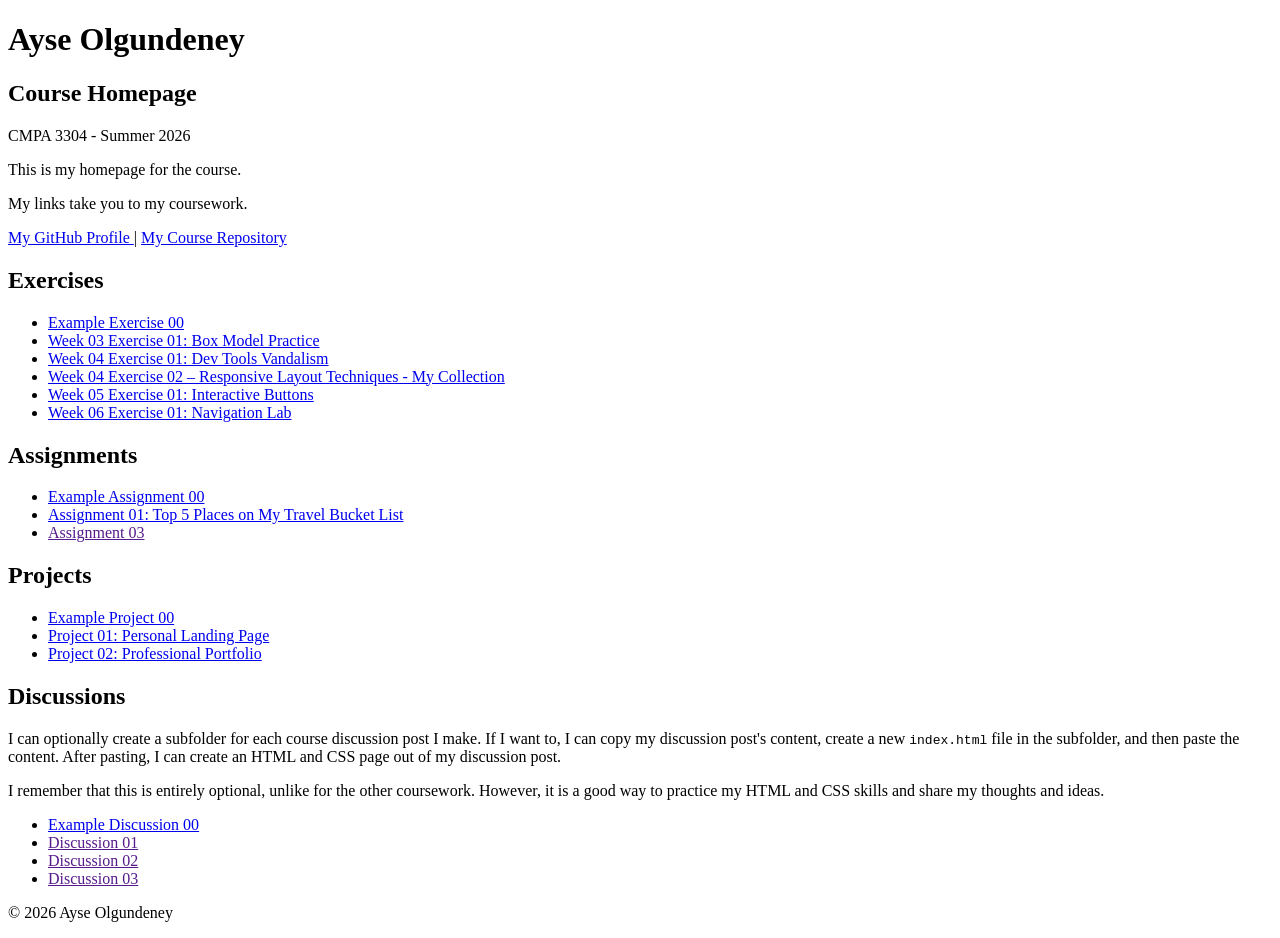
<file: index.html>
<!DOCTYPE html>

<html lang="en">
<head>
    <meta charset="UTF-8">
    <meta name="viewport" content="width=device-width, initial-scale=1.0">

    <title>Ayse Olgundeney - Course Homepage</title>
</head>

<body>

<header>
    <h1>Ayse Olgundeney</h1>
    <h2>Course Homepage</h2>

    <p>CMPA 3304 - Summer 2026</p>
    <p>This is my homepage for the course.</p>
    <p>My links take you to my coursework.</p>

    <nav>
        <a href="https://github.com/olgunayse">
            My GitHub Profile
        </a>

        |

        <a href="https://github.com/olgunayse/course-portfolio">
            My Course Repository
        </a>
    </nav>
</header>

<main>

<section>

<h2>Exercises</h2>

<ul>

<li>
    <a href="example-exercise-00/">
        Example Exercise 00
    </a>
</li>

<li>
    <a href="week-03-exercise-01/">
        Week 03 Exercise 01: Box Model Practice
    </a>
</li>

<li>
    <a href="week-04-exercise-01/">
        Week 04 Exercise 01: Dev Tools Vandalism
    </a>
</li>

<li>
    <a href="week-04-exercise-02/">
        Week 04 Exercise 02 – Responsive Layout Techniques - My Collection
    </a>
</li>

<li>
    <a href="week-05-exercise-01/">
        Week 05 Exercise 01: Interactive Buttons
    </a>
</li>

<li>
    <a href="week-06-exercise-01/">
        Week 06 Exercise 01: Navigation Lab
    </a>
</li>

</ul>

</section>

<section>

<h2>Assignments</h2>

<ul>

<li>
    <a href="example-assignment-00/">
        Example Assignment 00
    </a>
</li>

<li>
    <a href="assignment-01/">
        Assignment 01: Top 5 Places on My Travel Bucket List
    </a>
</li>

<li>
    <a href="">
        Assignment 03
    </a>
</li>

</ul>

</section>

<section>

<h2>Projects</h2>

<ul>

<li>
    <a href="example-project-00/">
        Example Project 00
    </a>
</li>

<li>
    <a href="project-01/">
        Project 01: Personal Landing Page
    </a>
</li>

<li>
    <a href="project-02/">
        Project 02: Professional Portfolio
    </a>
</li>

</ul>

</section>

<section>

<h2>Discussions</h2>

<p>
I can optionally create a subfolder for each course discussion post I make.
If I want to, I can copy my discussion post's content, create a new
<code>index.html</code> file in the subfolder, and then paste the content.
After pasting, I can create an HTML and CSS page out of my discussion post.
</p>

<p>
I remember that this is entirely optional, unlike for the other coursework.
However, it is a good way to practice my HTML and CSS skills and share my
thoughts and ideas.
</p>

<ul>

<li>
    <a href="example-discussion-00/">
        Example Discussion 00
    </a>
</li>

<li>
    <a href="">
        Discussion 01
    </a>
</li>

<li>
    <a href="">
        Discussion 02
    </a>
</li>

<li>
    <a href="">
        Discussion 03
    </a>
</li>

</ul>

</section>

</main>

<footer>

<p>&copy; 2026 Ayse Olgundeney</p>

</footer>

</body>
</html>
</file>
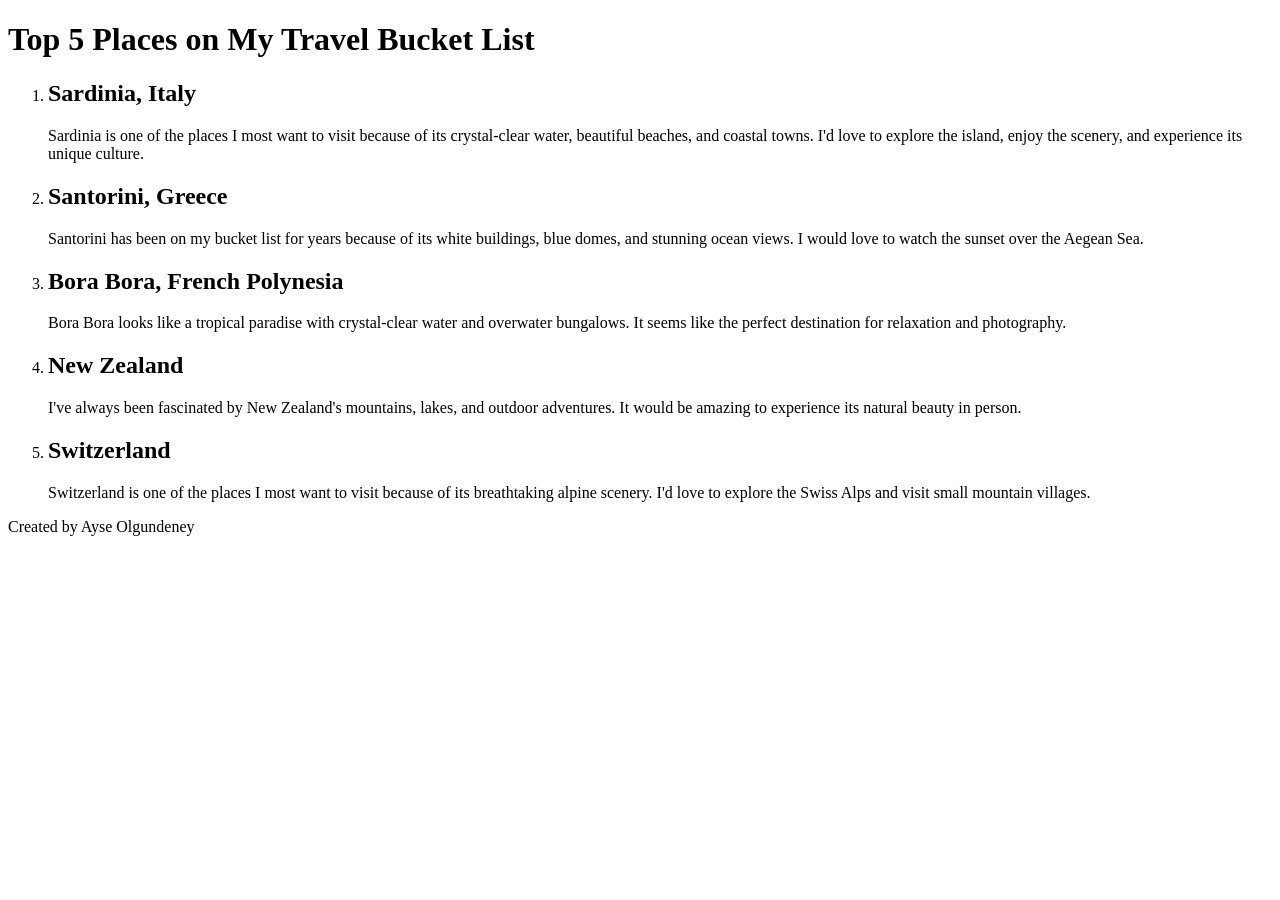
<file: assignment-01/index.html>
<!DOCTYPE html>
<html lang="en">
<head>
    <meta charset="UTF-8">
    <title>Top 5 Places on My Travel Bucket List</title>
</head>
<body>

<header>
    <h1>Top 5 Places on My Travel Bucket List</h1>
</header>

<main>
    <ol>

        <li>
    <h2>Sardinia, Italy</h2>
    <p>Sardinia is one of the places I most want to visit because of its crystal-clear water, beautiful beaches, and coastal towns. I'd love to explore the island, enjoy the scenery, and experience its unique culture.</p>
          </li>

        <li>
            <h2>Santorini, Greece</h2>
            <p>Santorini has been on my bucket list for years because of its white buildings, blue domes, and stunning ocean views. I would love to watch the sunset over the Aegean Sea.</p>
        </li>

        <li>
            <h2>Bora Bora, French Polynesia</h2>
            <p>Bora Bora looks like a tropical paradise with crystal-clear water and overwater bungalows. It seems like the perfect destination for relaxation and photography.</p>
        </li>

        <li>
            <h2>New Zealand</h2>
            <p>I've always been fascinated by New Zealand's mountains, lakes, and outdoor adventures. It would be amazing to experience its natural beauty in person.</p>
        </li>

        <li>
            <h2>Switzerland</h2>
            <p>Switzerland is one of the places I most want to visit because of its breathtaking alpine scenery. I'd love to explore the Swiss Alps and visit small mountain villages.</p>
        </li>

    </ol>
</main>

<footer>
    <p>Created by Ayse Olgundeney</p>
</footer>
</body>
</html>
</file>
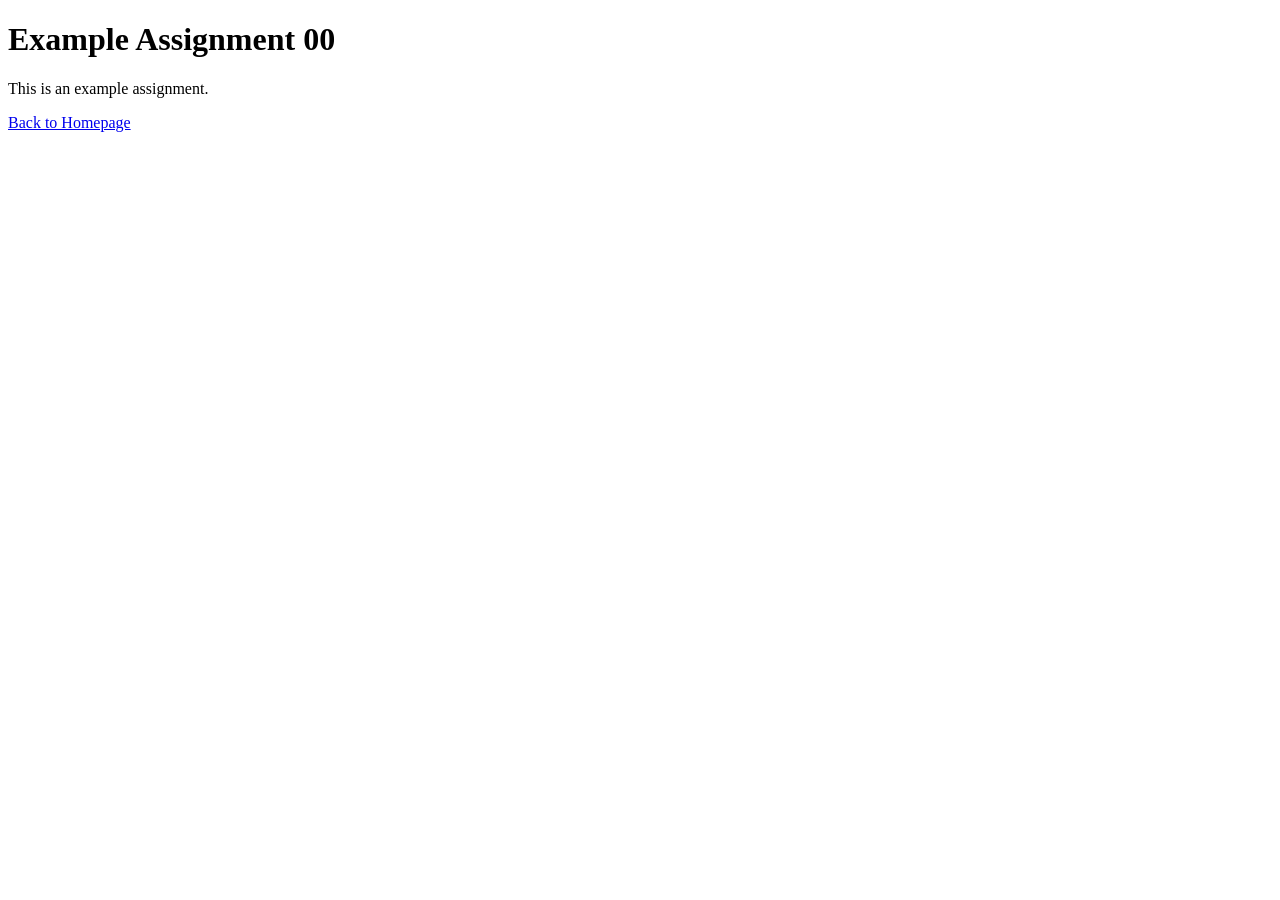
<file: example-assignment-00/index.html>
<!DOCTYPE html>
<html lang="en">
    <head>
        <meta charset="UTF-8" />
        <meta name="viewport" content="width=device-width, initial-scale=1.0" />
        <title>Example Assignment 00</title>
    </head>
    <body>
        <h1>Example Assignment 00</h1>
        <p>This is an example assignment.</p>
        <a href="../index.html">Back to Homepage</a>
    </body>
</html>
</file>
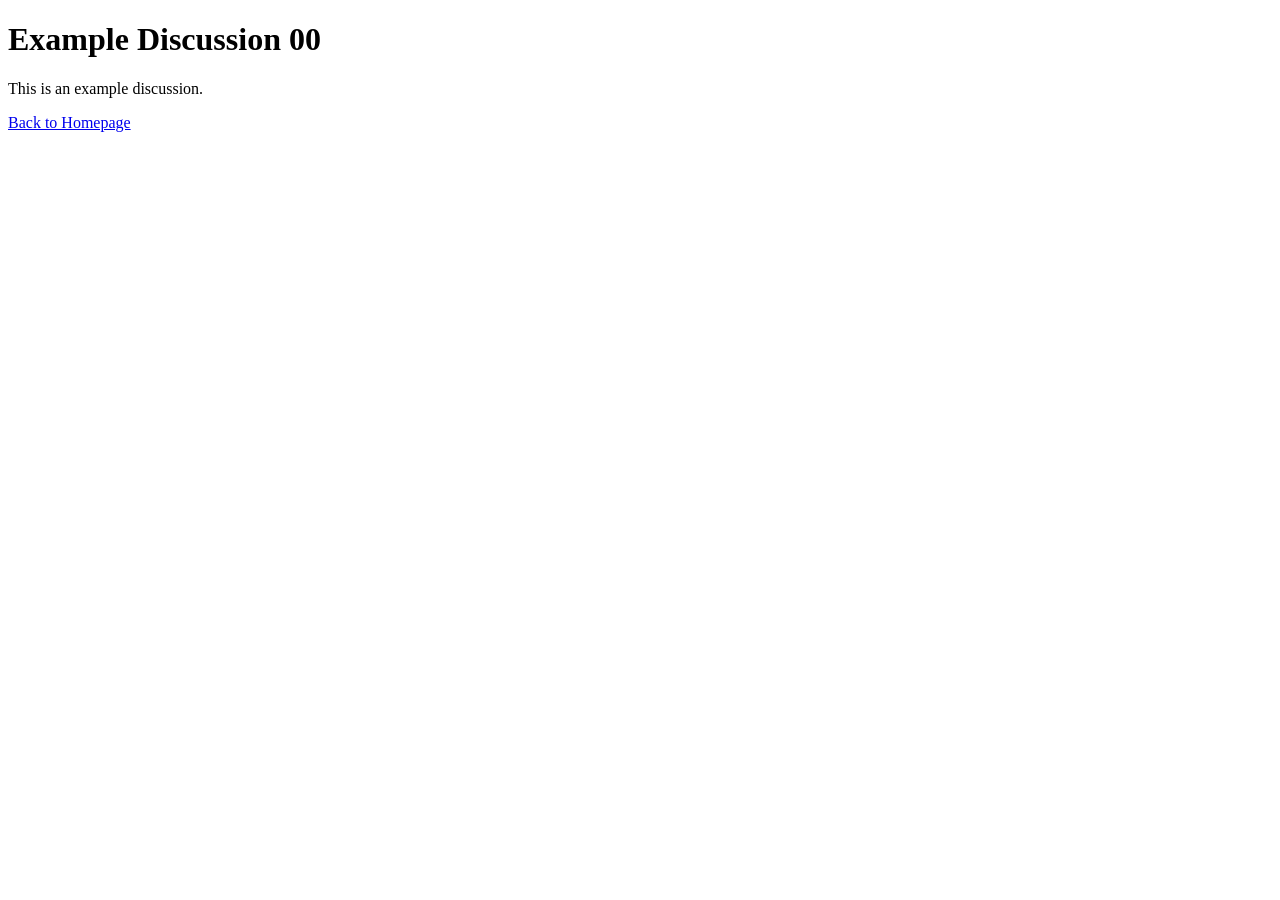
<file: example-discussion-00/index.html>
<!DOCTYPE html>
<html lang="en">
    <head>
        <meta charset="UTF-8" />
        <meta name="viewport" content="width=device-width, initial-scale=1.0" />
        <title>Example Discussion 00</title>
    </head>
    <body>
        <h1>Example Discussion 00</h1>
        <p>This is an example discussion.</p>
        <a href="../index.html">Back to Homepage</a>
    </body>
</html>
</file>
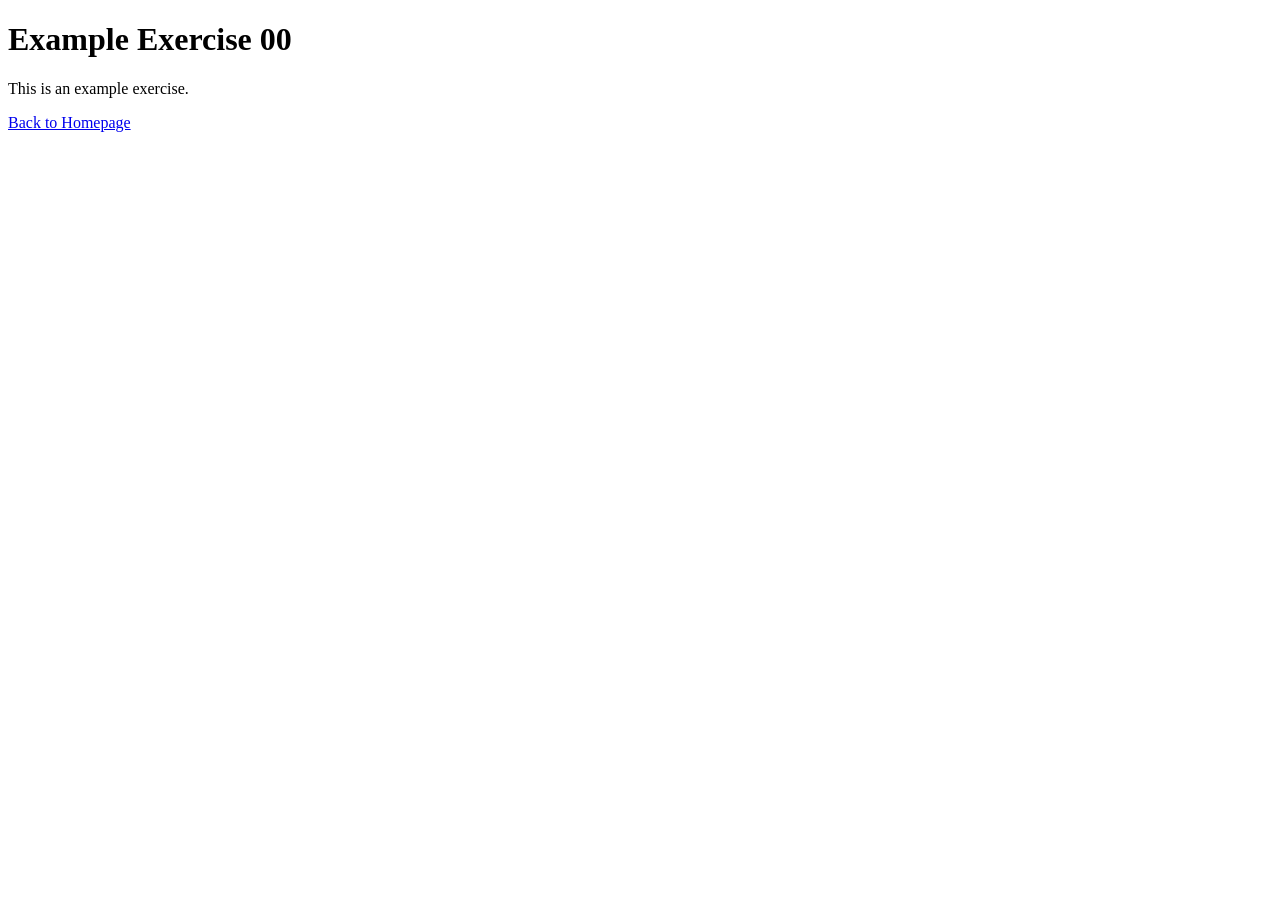
<file: example-exercise-00/index.html>
<!DOCTYPE html>
<html lang="en">
    <head>
        <meta charset="UTF-8" />
        <meta name="viewport" content="width=device-width, initial-scale=1.0" />
        <title>Example Exercise 00</title>
    </head>
    <body>
        <h1>Example Exercise 00</h1>
        <p>This is an example exercise.</p>
        <a href="../index.html">Back to Homepage</a>
    </body>
</html>
</file>
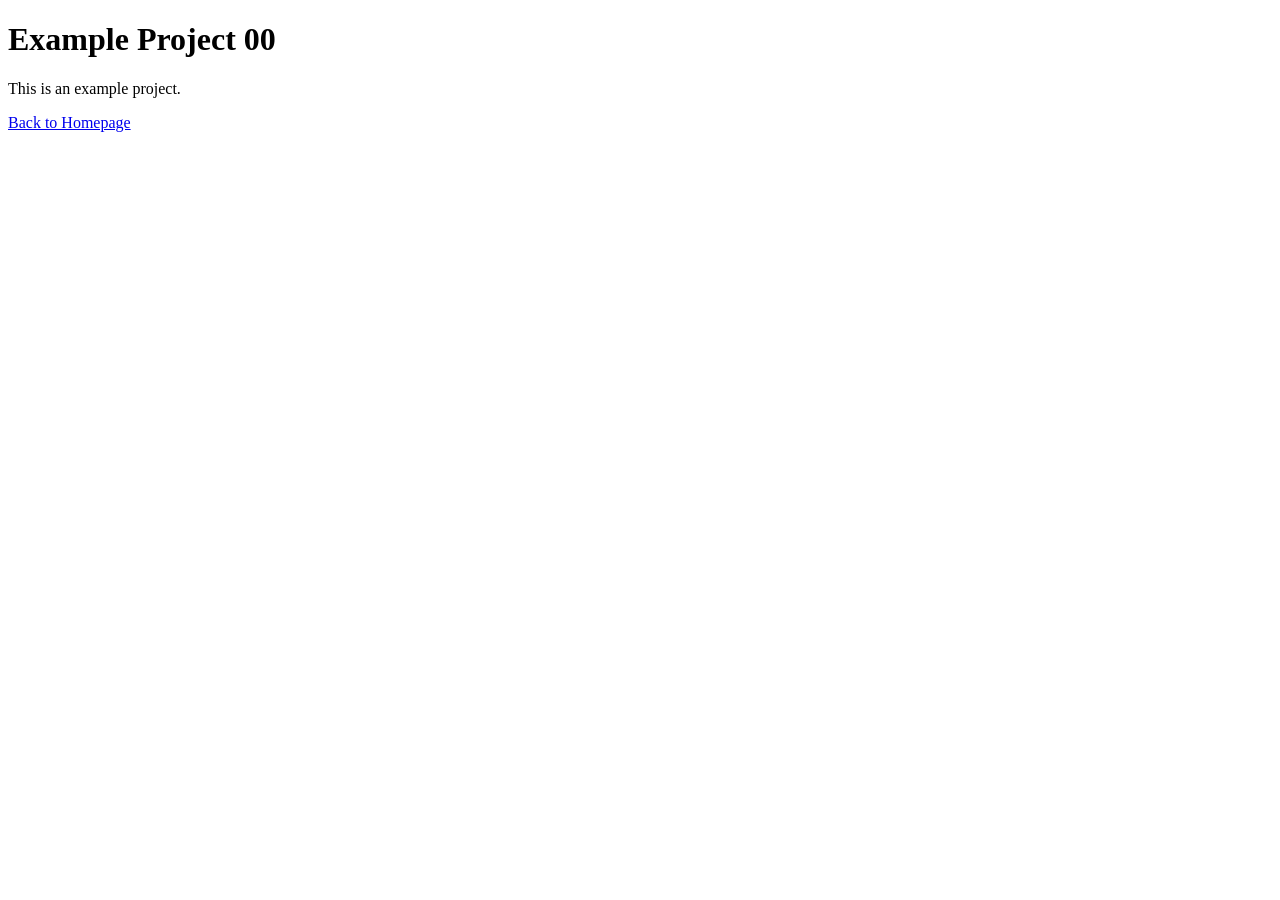
<file: example-project-00/index.html>
<!DOCTYPE html>
<html lang="en">
    <head>
        <meta charset="UTF-8" />
        <meta name="viewport" content="width=device-width, initial-scale=1.0" />
        <title>Example Project 00</title>
    </head>
    <body>
        <h1>Example Project 00</h1>
        <p>This is an example project.</p>
        <a href="../index.html">Back to Homepage</a>
    </body>
</html>
</file>
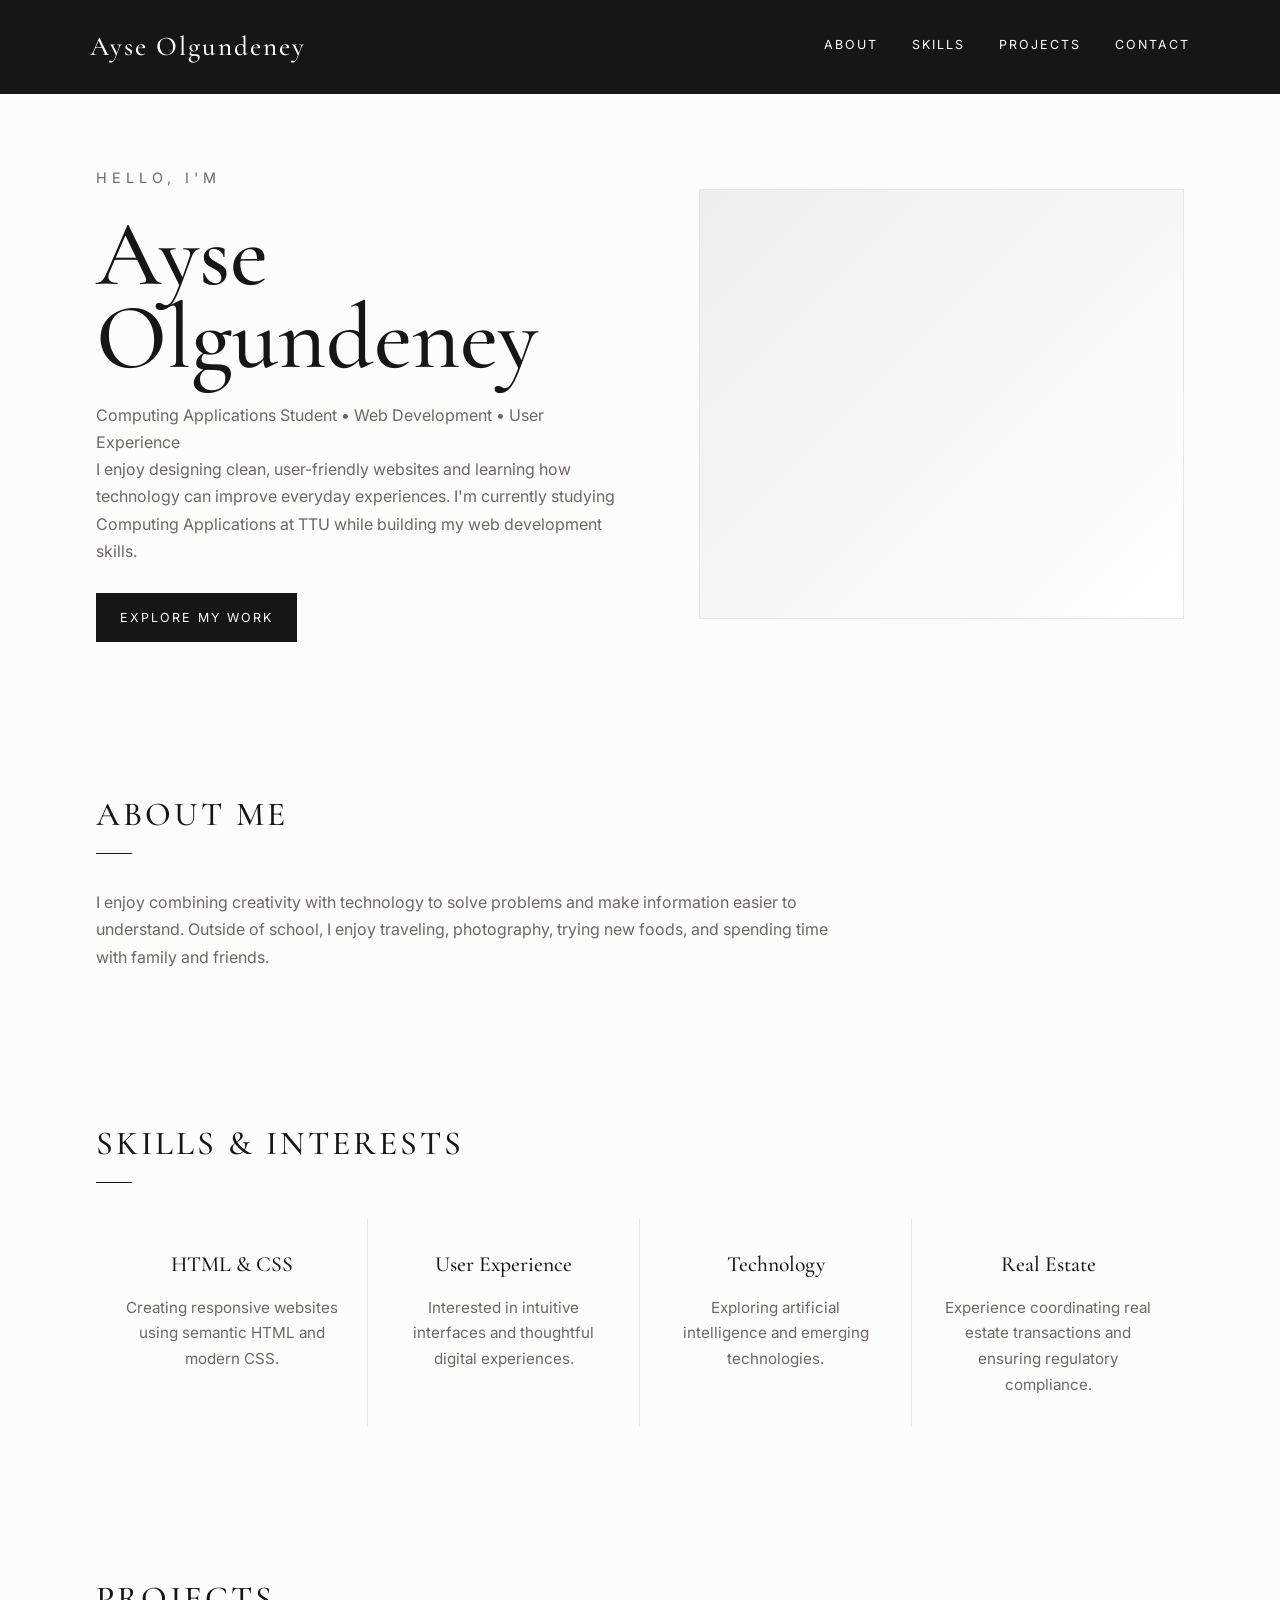
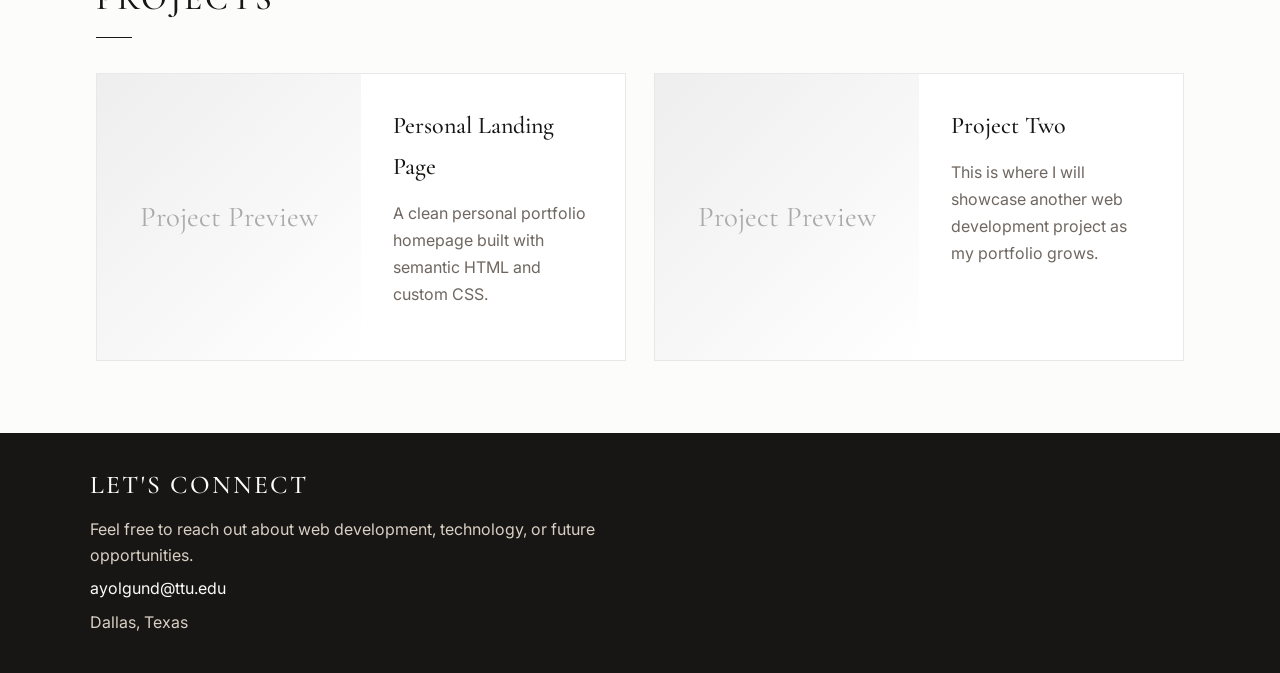
<file: project-01/index.html>
<!DOCTYPE html>
<html lang="en">
<head>
    <meta charset="UTF-8">
    <meta name="viewport" content="width=device-width, initial-scale=1.0">
    <title>Ayse Olgundeney | Personal Landing Page</title>

    <link rel="preconnect" href="https://fonts.googleapis.com">
    <link rel="preconnect" href="https://fonts.gstatic.com" crossorigin>
    <link href="https://fonts.googleapis.com/css2?family=Cormorant+Garamond:wght@400;500;600&family=Inter:wght@300;400;500&display=swap" rel="stylesheet">

    <link rel="stylesheet" href="style.css">
</head>

<body>

    <header>
        <h1>Ayse Olgundeney</h1>

        <nav>
            <a href="#about">About</a>
            <a href="#skills">Skills</a>
            <a href="#projects">Projects</a>
            <a href="#contact">Contact</a>
        </nav>
    </header>

    <main>

        <section id="about" class="hero">
            <div>
                <p class="intro">HELLO, I'M</p>

                <h2>Ayse<br>Olgundeney</h2>

                <div class="line"></div>

                <p class="tagline">
                    Computing Applications Student • Web Development • User Experience
                </p>

                <p>
                    I enjoy designing clean, user-friendly websites and learning how technology can improve everyday experiences.
                    I'm currently studying Computing Applications at TTU while building my web development skills.
                </p>

                <a class="button" href="#projects">Explore My Work</a>
            </div>

            <div class="hero-box"></div>
        </section>

        <section id="about-me">
            <h2 class="section-title">About Me</h2>

            <p class="about-text">
                I enjoy combining creativity with technology to solve problems and make information easier to understand.
                Outside of school, I enjoy traveling, photography, trying new foods, and spending time with family and friends.
            </p>
        </section>

        <section id="skills">
            <h2 class="section-title">Skills & Interests</h2>

            <div class="skills">
                <article class="card">
                    <h3>HTML & CSS</h3>
                    <p>Creating responsive websites using semantic HTML and modern CSS.</p>
                </article>

                <article class="card">
                    <h3>User Experience</h3>
                    <p>Interested in intuitive interfaces and thoughtful digital experiences.</p>
                </article>

                <article class="card">
                    <h3>Technology</h3>
                    <p>Exploring artificial intelligence and emerging technologies.</p>
                </article>

                <article class="card">
                    <h3>Real Estate</h3>
                    <p>Experience coordinating real estate transactions and ensuring regulatory compliance.</p>
                </article>
            </div>
        </section>

        <section id="projects">
            <h2 class="section-title">Projects</h2>

            <div class="projects">
                <article class="project-card">
                    <div class="project-placeholder">Project Preview</div>

                    <div class="project-content">
                        <h3>Personal Landing Page</h3>
                        <p>A clean personal portfolio homepage built with semantic HTML and custom CSS.</p>
                    </div>
                </article>

                <article class="project-card">
                    <div class="project-placeholder">Project Preview</div>

                    <div class="project-content">
                        <h3>Project Two</h3>
                        <p>This is where I will showcase another web development project as my portfolio grows.</p>
                    </div>
                </article>
            </div>
        </section>

    </main>

    <footer id="contact">
        <h2>Let's Connect</h2>

        <p>
            Feel free to reach out about web development, technology, or future opportunities.
        </p>

        <p>
            <a href="mailto:ayolgund@ttu.edu">ayolgund@ttu.edu</a>
        </p>

        <p>Dallas, Texas</p>
    </footer>

</body>
</html>
</file>
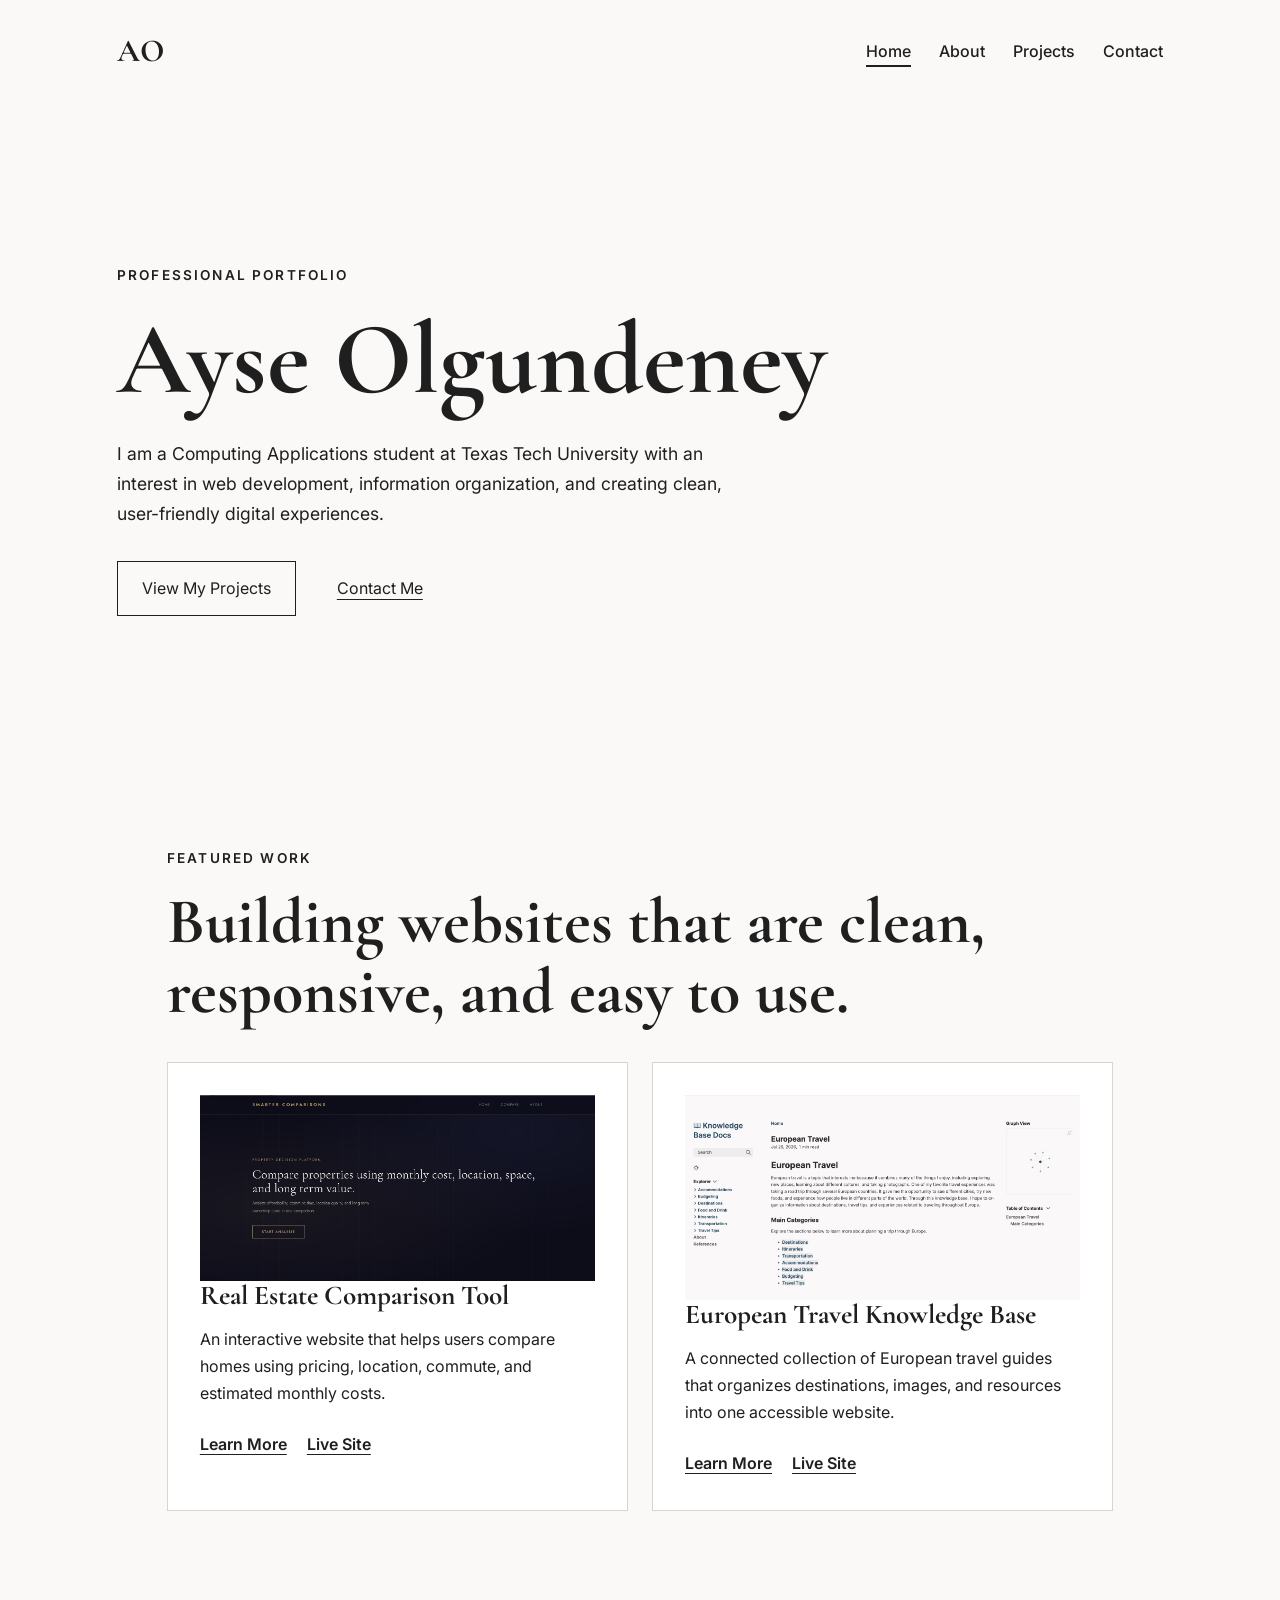
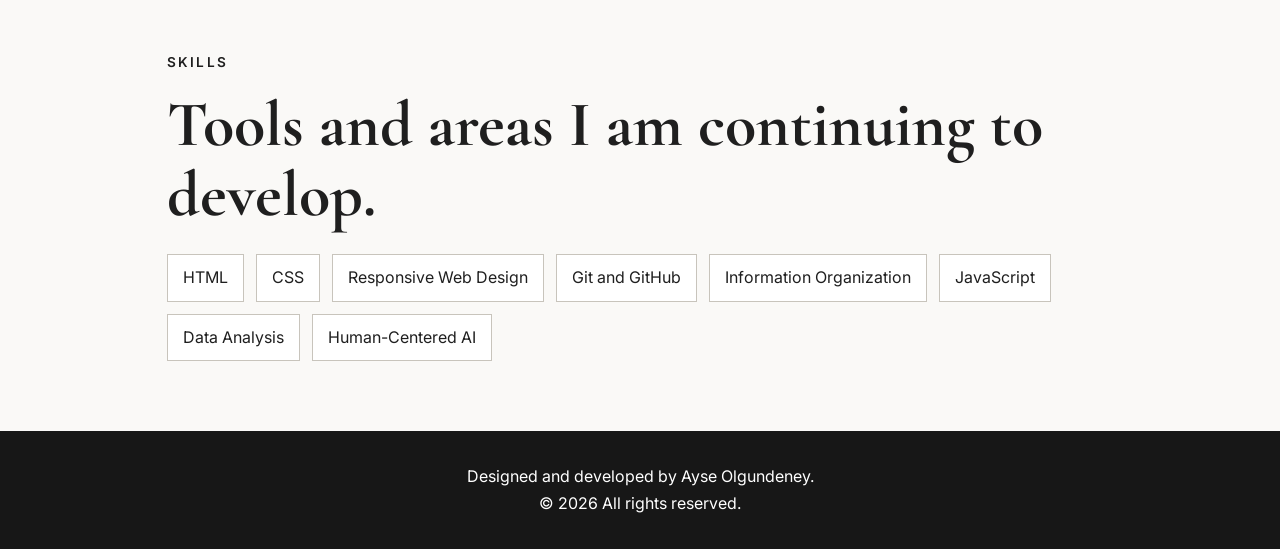
<file: project-02/index.html>
<!DOCTYPE html>
<html lang="en">
<head>
    <meta charset="UTF-8">

    <meta
        name="viewport"
        content="width=device-width, initial-scale=1.0"
    >

    <meta
        name="description"
        content="Professional portfolio of Ayse Olgundeney, a Computing Applications student interested in web development, information organization, and user-centered technology."
    >

    <title>Ayse Olgundeney | Professional Portfolio</title>

    <link rel="preconnect" href="https://fonts.googleapis.com">

    <link
        rel="preconnect"
        href="https://fonts.gstatic.com"
        crossorigin
    >

    <link
        href="https://fonts.googleapis.com/css2?family=Cormorant+Garamond:wght@500;600;700&family=Inter:wght@400;500;600&display=swap"
        rel="stylesheet"
    >

    <link rel="stylesheet" href="style.css">
</head>

<body>

<header class="site-header">

    <a href="index.html" class="logo" aria-label="Ayse Olgundeney home">
        AO
    </a>

    <nav aria-label="Main navigation">
        <ul class="nav-links">
            <li>
                <a
                    class="active"
                    aria-current="page"
                    href="index.html"
                >
                    Home
                </a>
            </li>

            <li>
                <a href="about.html">About</a>
            </li>

            <li>
                <a href="projects.html">Projects</a>
            </li>

            <li>
                <a href="contact.html">Contact</a>
            </li>
        </ul>
    </nav>

</header>

<main>

    <section class="hero">

        <div class="hero-content">

            <p class="eyebrow">
                Professional Portfolio
            </p>

            <h1>
                Ayse Olgundeney
            </h1>

            <p class="hero-description">
                I am a Computing Applications student at Texas Tech University
                with an interest in web development, information organization,
                and creating clean, user-friendly digital experiences.
            </p>

            <div class="button-group">

                <a class="button" href="projects.html">
                    View My Projects
                </a>

                <a
                    class="button button-secondary"
                    href="contact.html"
                >
                    Contact Me
                </a>

            </div>

        </div>

    </section>

    <section class="content-section">

        <p class="eyebrow">
            Featured Work
        </p>

        <h2>
            Building websites that are clean, responsive, and easy to use.
        </h2>

        <div class="projects-grid">

            <article class="project-card">

                <img
                    src="images/real-estate-comparison-tool.png"
                    alt="Screenshot of the Real Estate Comparison Tool showing property comparison options"
                >

                <h3>
                    Real Estate Comparison Tool
                </h3>

                <p>
                    An interactive website that helps users compare homes
                    using pricing, location, commute, and estimated monthly
                    costs.
                </p>

                <div class="project-links">
                    <a href="projects.html">
                        Learn More
                    </a>

                    <a
                        href="https://olgunayse.github.io/CMPA-4303-D02-Semester-Project/"
                        target="_blank"
                        rel="noopener noreferrer"
                    >
                        Live Site
                    </a>
                </div>

            </article>

            <article class="project-card">

                <img
                    src="images/travel-knowledge-base.png"
                    alt="Screenshot of the European Travel Knowledge Base website"
                >

                <h3>
                    European Travel Knowledge Base
                </h3>

                <p>
                    A connected collection of European travel guides that
                    organizes destinations, images, and resources into one
                    accessible website.
                </p>

                <div class="project-links">
                    <a href="projects.html">
                        Learn More
                    </a>

                    <a
                        href="https://olgunayse.github.io/cmpa-knowledge-base/"
                        target="_blank"
                        rel="noopener noreferrer"
                    >
                        Live Site
                    </a>
                </div>

            </article>

        </div>

    </section>

    <section class="content-section">

        <p class="eyebrow">
            Skills
        </p>

        <h2>
            Tools and areas I am continuing to develop.
        </h2>

        <ul class="skills-list">
            <li>HTML</li>
            <li>CSS</li>
            <li>Responsive Web Design</li>
            <li>Git and GitHub</li>
            <li>Information Organization</li>
            <li>JavaScript</li>
            <li>Data Analysis</li>
            <li>Human-Centered AI</li>
        </ul>

    </section>

</main>

<footer class="site-footer">

    <p>
        Designed and developed by Ayse Olgundeney.
    </p>

    <p>
        &copy; 2026 All rights reserved.
    </p>

</footer>

</body>
</html>
</file>
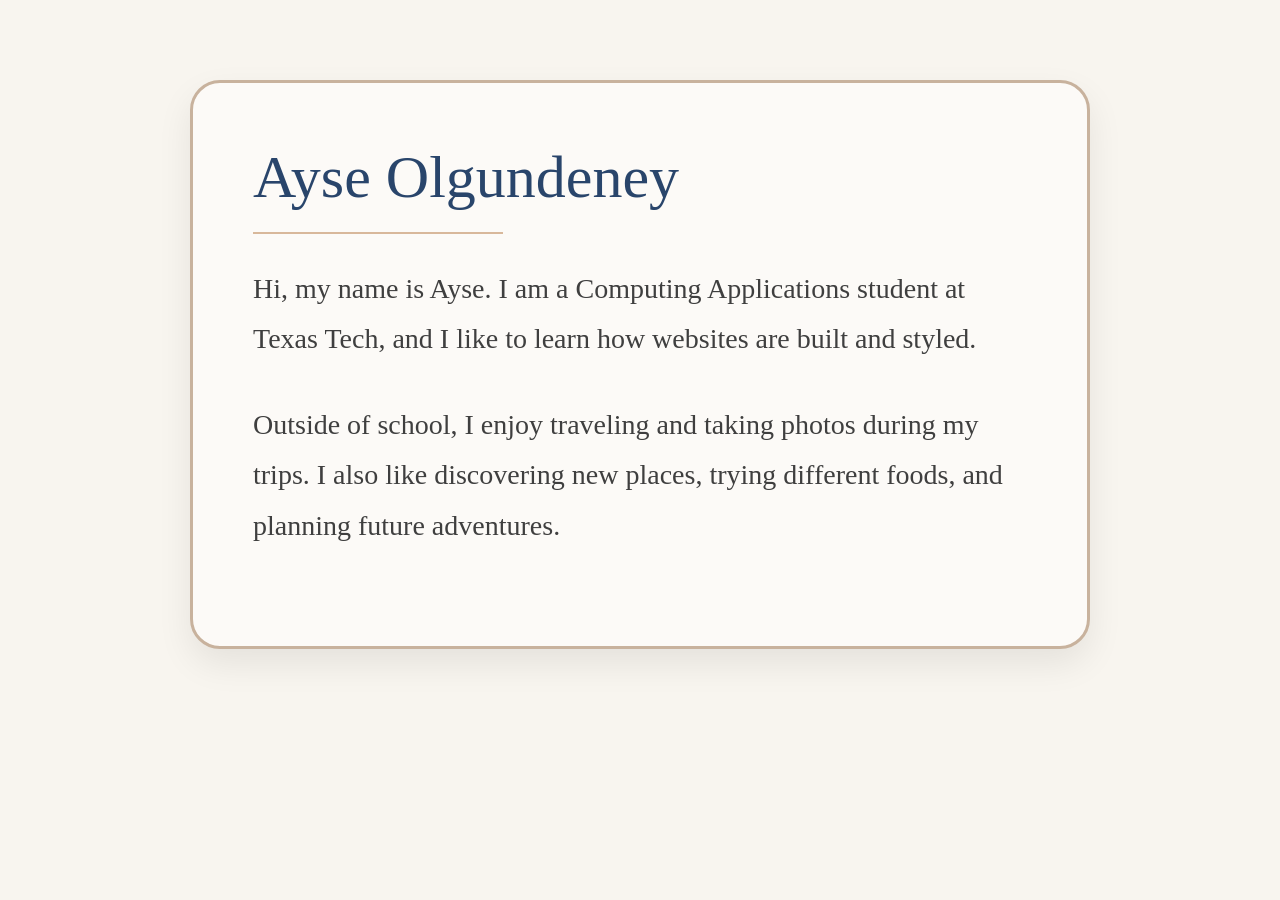
<file: week-03-exercise-01/index.html>
<!DOCTYPE html>
<html>
<head>
  <title>Ayse Olgundeney</title>
  <link rel="stylesheet" href="style.css">
</head>
<body>

  <div class="card">
    <h1>Ayse Olgundeney</h1>
    <p>
      Hi, my name is Ayse. I am a Computing Applications student at Texas Tech,
      and I like to learn how websites are built and styled.
    </p>
    <p>
      <p>
      Outside of school, I enjoy traveling and taking photos during my trips. I also like discovering new places, trying different foods, and planning future adventures.
      </p>
    </p>
  </div>

</body>
</html>
</file>
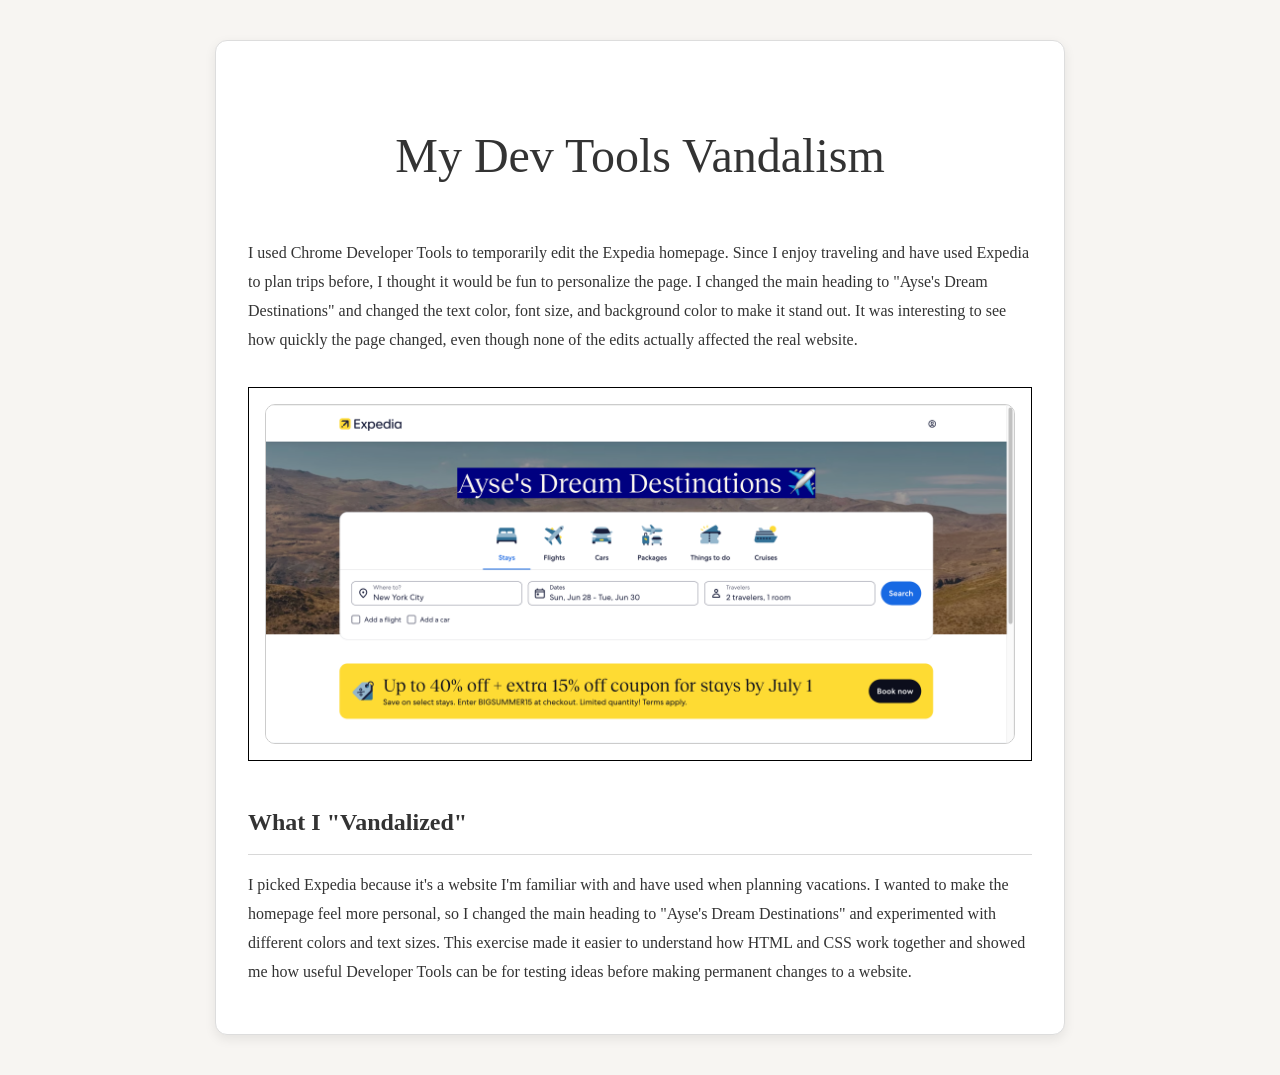
<file: week-04-exercise-01/index.html>
<!DOCTYPE html>
<html lang="en">

<head>
    <meta charset="UTF-8" />
    <meta name="viewport" content="width=device-width, initial-scale=1.0" />
    <title>Week 04 Exercise 01 - My Dev Tools Vandalism</title>
    <link rel="stylesheet" href="./style.css" />
</head>

<body>
    <main>
        <h1>My Dev Tools Vandalism</h1>
        <p> I used Chrome Developer Tools to temporarily edit the Expedia homepage. Since I enjoy traveling and have used Expedia to plan trips before, I thought it would be fun to personalize the page. I changed the main heading to "Ayse's Dream Destinations" and changed the text color, font size, and background color to make it stand out. It was interesting to see how quickly the page changed, even though none of the edits actually affected the real website. </p>
        <div class="screenshot-container">
            <!-- 
                IMPORTANT: Update the src attribute below to match your screenshot filename.
                Example: If your screenshot is named "apple-dot-com-but-with-papyrus-font.png", change the line to:
                src="./apple-dot-com-but-with-papyrus-font.png"
            -->
<img src="./devtools-vandalism-screenshot.png" alt="Screenshot of my modified Expedia homepage">
        </div>
        <h2>What I "Vandalized"</h2>
        <p> I picked Expedia because it's a website I'm familiar with and have used when planning vacations. I wanted to make the homepage feel more personal, so I changed the main heading to "Ayse's Dream Destinations" and experimented with different colors and text sizes. This exercise made it easier to understand how HTML and CSS work together and showed me how useful Developer Tools can be for testing ideas before making permanent changes to a website. </p>
    </main>
</body>

</html>
</file>
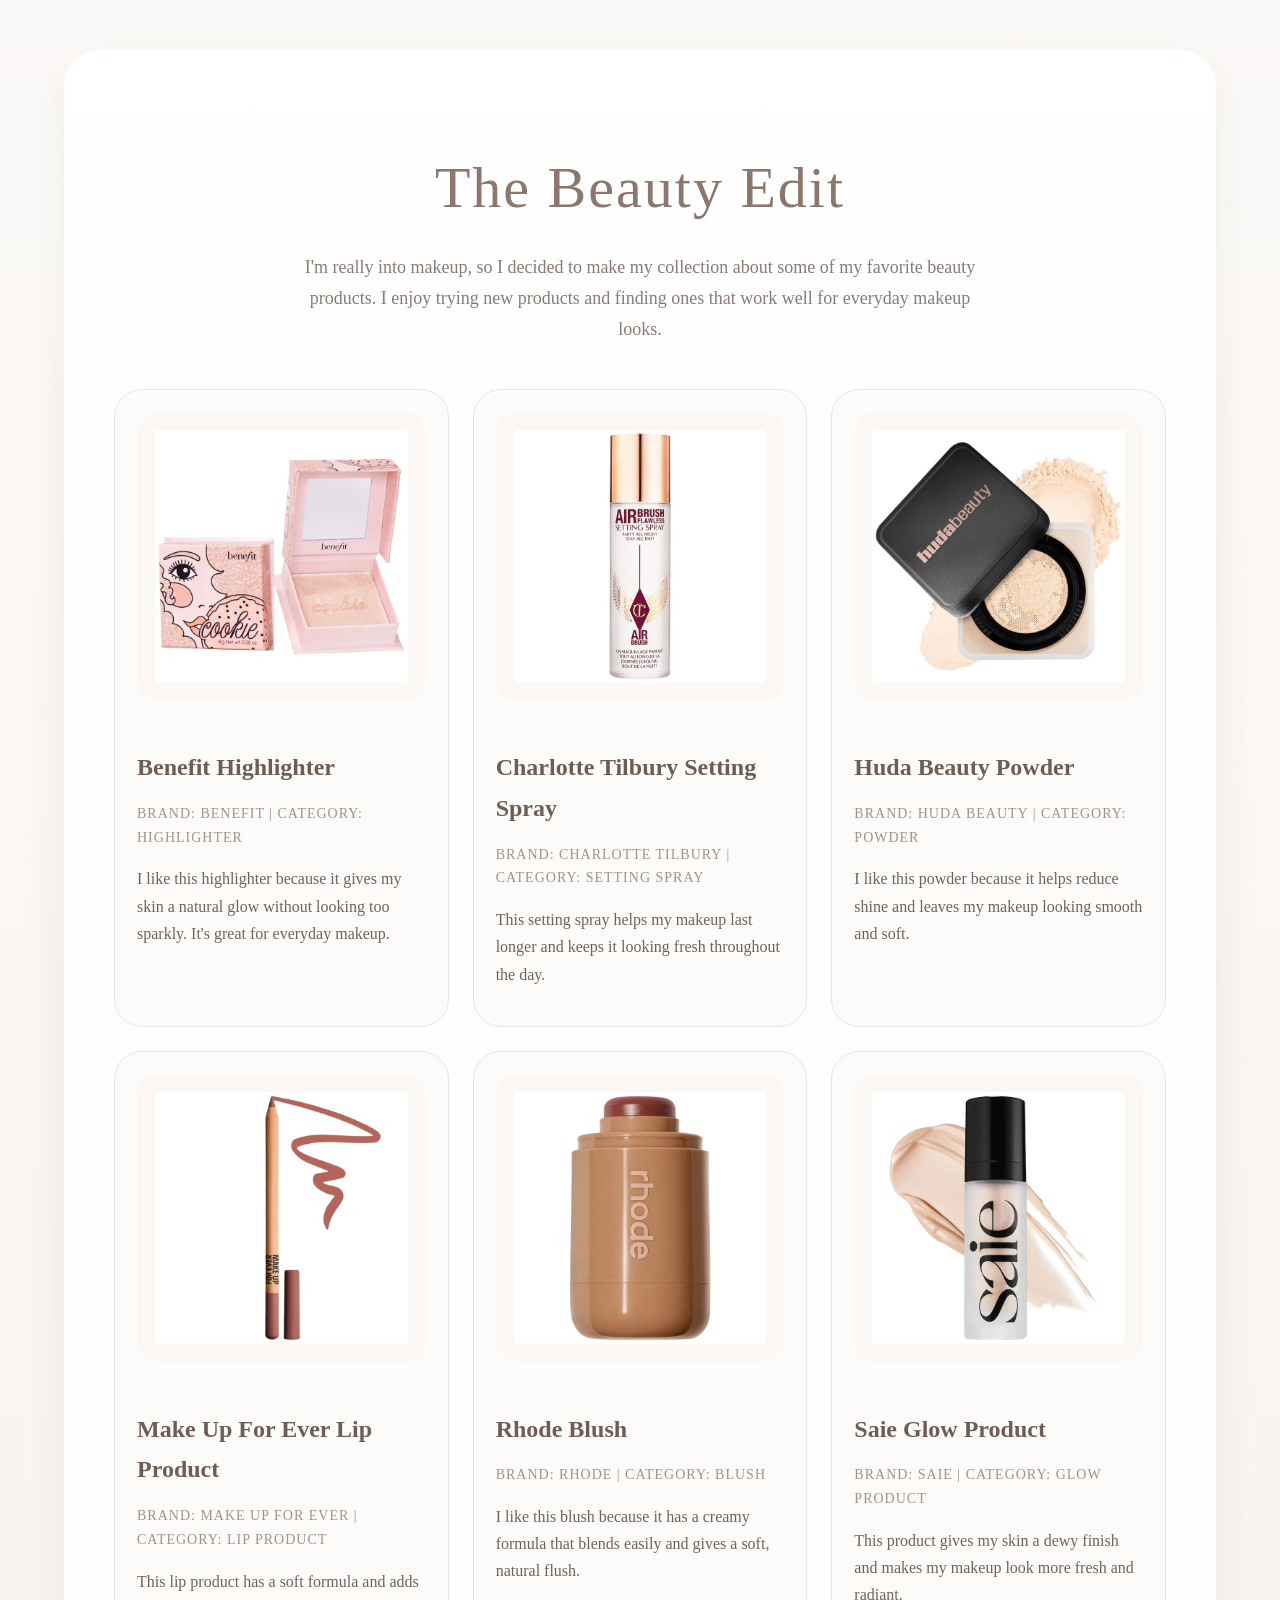
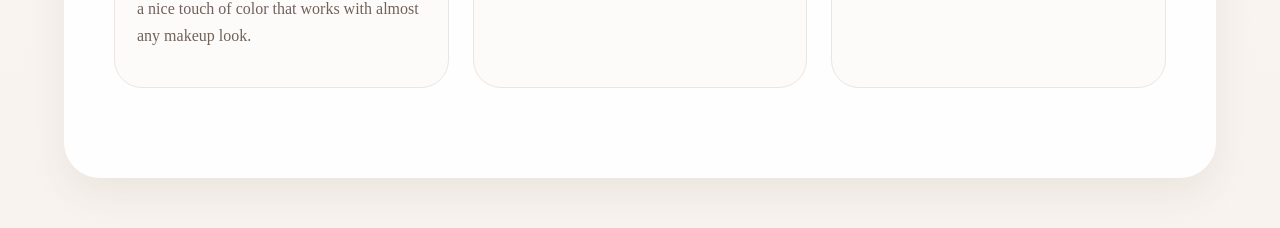
<file: week-04-exercise-02/index.html>
<!DOCTYPE html>
<html lang="en">
<head>
  <meta charset="UTF-8" />
  <meta name="viewport" content="width=device-width, initial-scale=1.0" />
  <title>Week 04 Exercise 02 - Makeup Collection</title>
  <link rel="stylesheet" href="./style.css" />
</head>

<body>
  <main>
    <h1>The Beauty Edit</h1>

    <p>
      I'm really into makeup, so I decided to make my collection about some of my favorite beauty products. I enjoy trying new products and finding ones that work well for everyday makeup looks.
    </p>

    <div class="collection-grid">

      <div class="collection-card">
        <img src="./benefithighlighter.jpg" alt="Benefit highlighter" />
        <h2>Benefit Highlighter</h2>
        <p class="details">Brand: Benefit | Category: Highlighter</p>
        <p class="description">I like this highlighter because it gives my skin a natural glow without looking too sparkly. It's great for everyday makeup.</p>
      </div>

      <div class="collection-card">
        <img src="./charlottespray.jpg" alt="Charlotte Tilbury setting spray" />
        <h2>Charlotte Tilbury Setting Spray</h2>
        <p class="details">Brand: Charlotte Tilbury | Category: Setting Spray</p>
        <p class="description">This setting spray helps my makeup last longer and keeps it looking fresh throughout the day.</p>
      </div>

      <div class="collection-card">
        <img src="./hudapowder.jpg" alt="Huda Beauty powder" />
        <h2>Huda Beauty Powder</h2>
        <p class="details">Brand: Huda Beauty | Category: Powder</p>
        <p class="description">I like this powder because it helps reduce shine and leaves my makeup looking smooth and soft.</p>
      </div>

      <div class="collection-card">
        <img src="./makeupforeverlip.jpg" alt="Make Up For Ever lip product" />
        <h2>Make Up For Ever Lip Product</h2>
        <p class="details">Brand: Make Up For Ever | Category: Lip Product</p>
        <p class="description">This lip product has a soft formula and adds a nice touch of color that works with almost any makeup look.</p>
      </div>

      <div class="collection-card">
        <img src="./rhodeblush.jpg" alt="Rhode blush" />
        <h2>Rhode Blush</h2>
        <p class="details">Brand: Rhode | Category: Blush</p>
        <p class="description">I like this blush because it has a creamy formula that blends easily and gives a soft, natural flush.</p>
      </div>

      <div class="collection-card">
        <img src="./saieglow.jpg" alt="Saie glowy product" />
        <h2>Saie Glow Product</h2>
        <p class="details">Brand: Saie | Category: Glow Product</p>
        <p class="description">This product gives my skin a dewy finish and makes my makeup look more fresh and radiant.</p>
      </div>

    </div>
  </main>
</body>
</html>
</file>
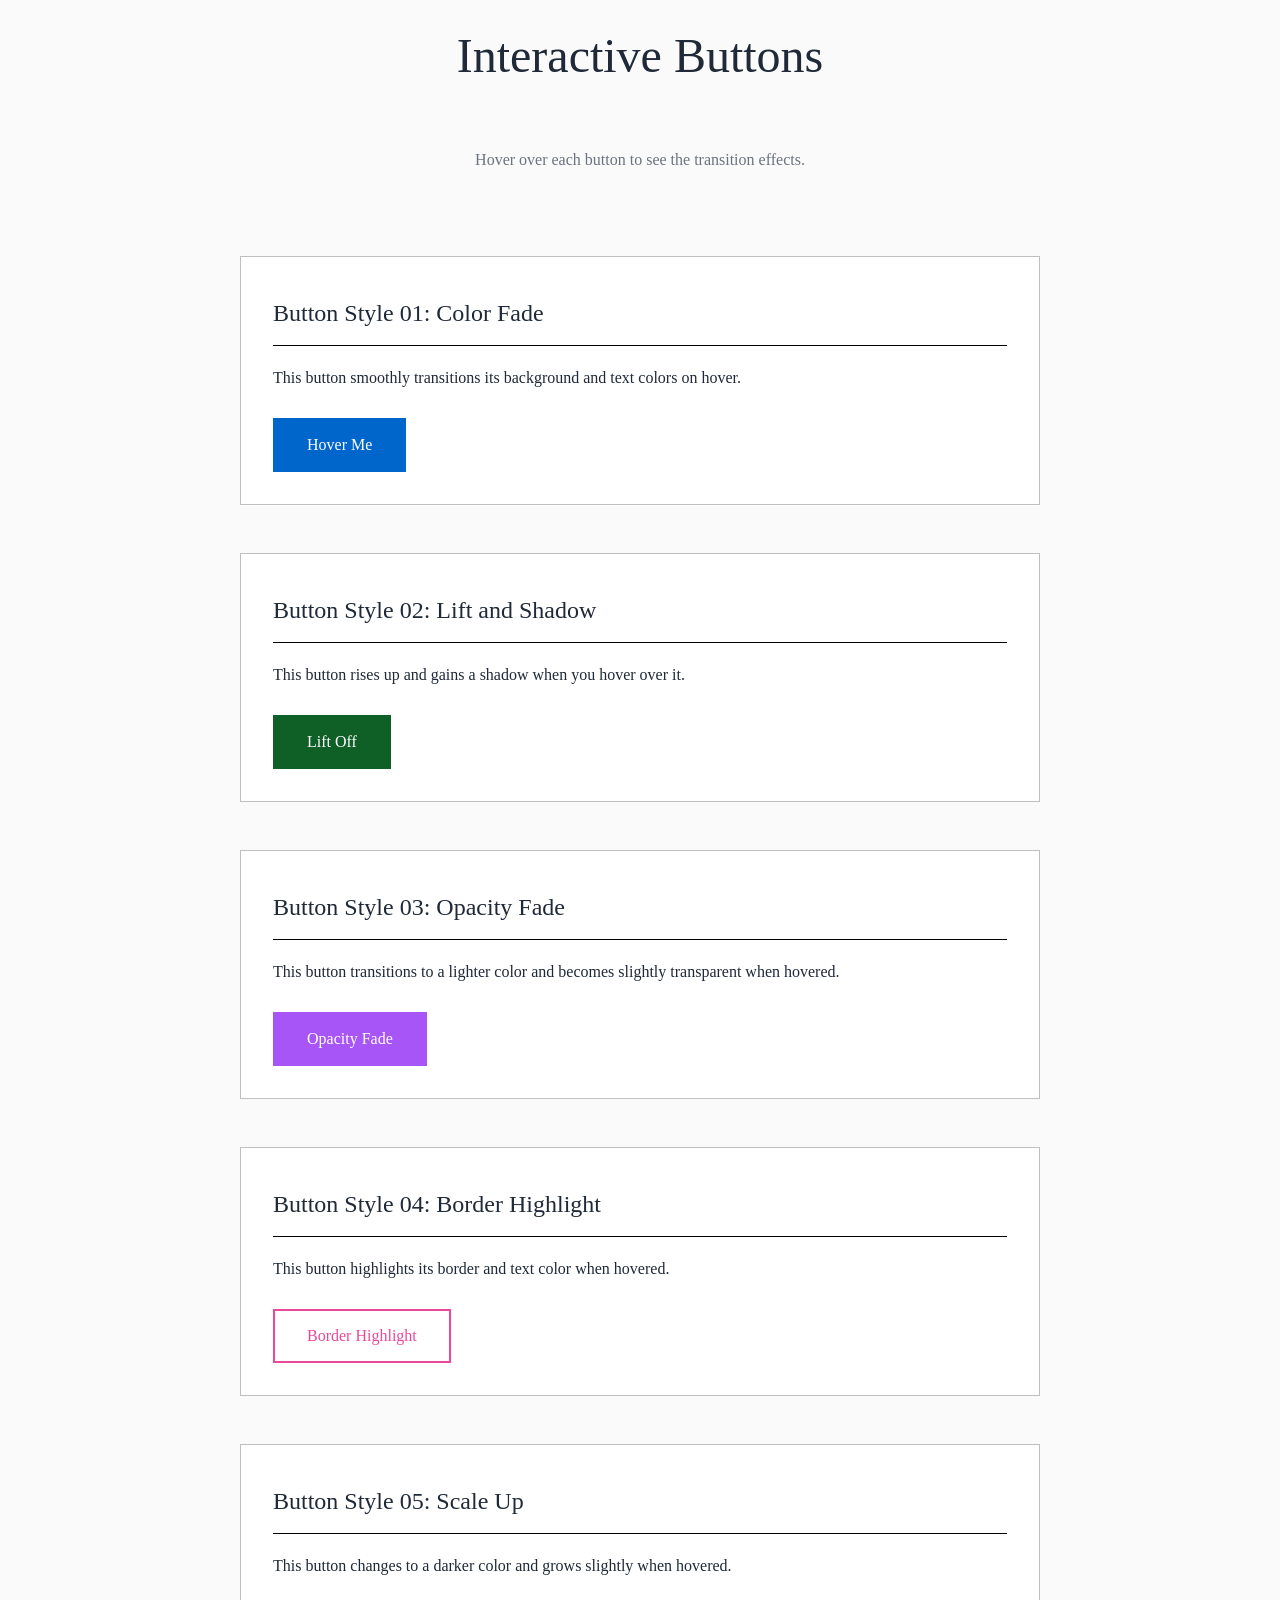
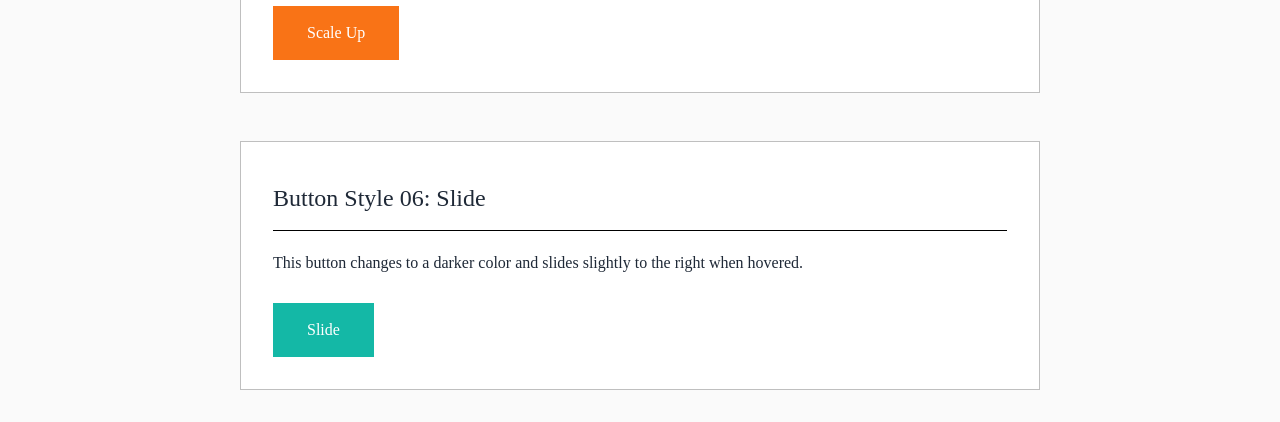
<file: week-05-exercise-01/index.html>
<!DOCTYPE html>
<html lang="en">

<head>
    <meta charset="UTF-8">
    <meta name="viewport" content="width=device-width, initial-scale=1.0">
    <title>Interactive Buttons</title>
    <link rel="stylesheet" href="./style.css">
</head>

<body>
    <div class="container">
        <h1>Interactive Buttons</h1>
        <p class="subtitle">Hover over each button to see the transition effects.</p>

        <section class="button-section">
            <h2>Button Style 01: Color Fade</h2>
            <p>This button smoothly transitions its background and text colors on hover.</p>
            <button class="button-01">Hover Me</button>
        </section>

        <section class="button-section">
            <h2>Button Style 02: Lift and Shadow</h2>
            <p>This button rises up and gains a shadow when you hover over it.</p>
            <button class="button-02">Lift Off</button>
        </section>

        <section class="button-section">
            <h2>Button Style 03: Opacity Fade</h2>
            <p>This button transitions to a lighter color and becomes slightly transparent when hovered.</p>
            <button class="button-03">Opacity Fade</button>
        </section>

        <section class="button-section">
            <h2>Button Style 04: Border Highlight</h2>
            <p>This button highlights its border and text color when hovered.</p>
            <button class="button-04">Border Highlight</button>
        </section>

        <section class="button-section">
            <h2>Button Style 05: Scale Up</h2>
            <p>This button changes to a darker color and grows slightly when hovered.</p>
            <button class="button-05">Scale Up</button>
        </section>

        <section class="button-section">
            <h2>Button Style 06: Slide</h2>
            <p>This button changes to a darker color and slides slightly to the right when hovered.</p>
            <button class="button-06">Slide</button>
        </section>

    </div>
</body>

</html>
</file>
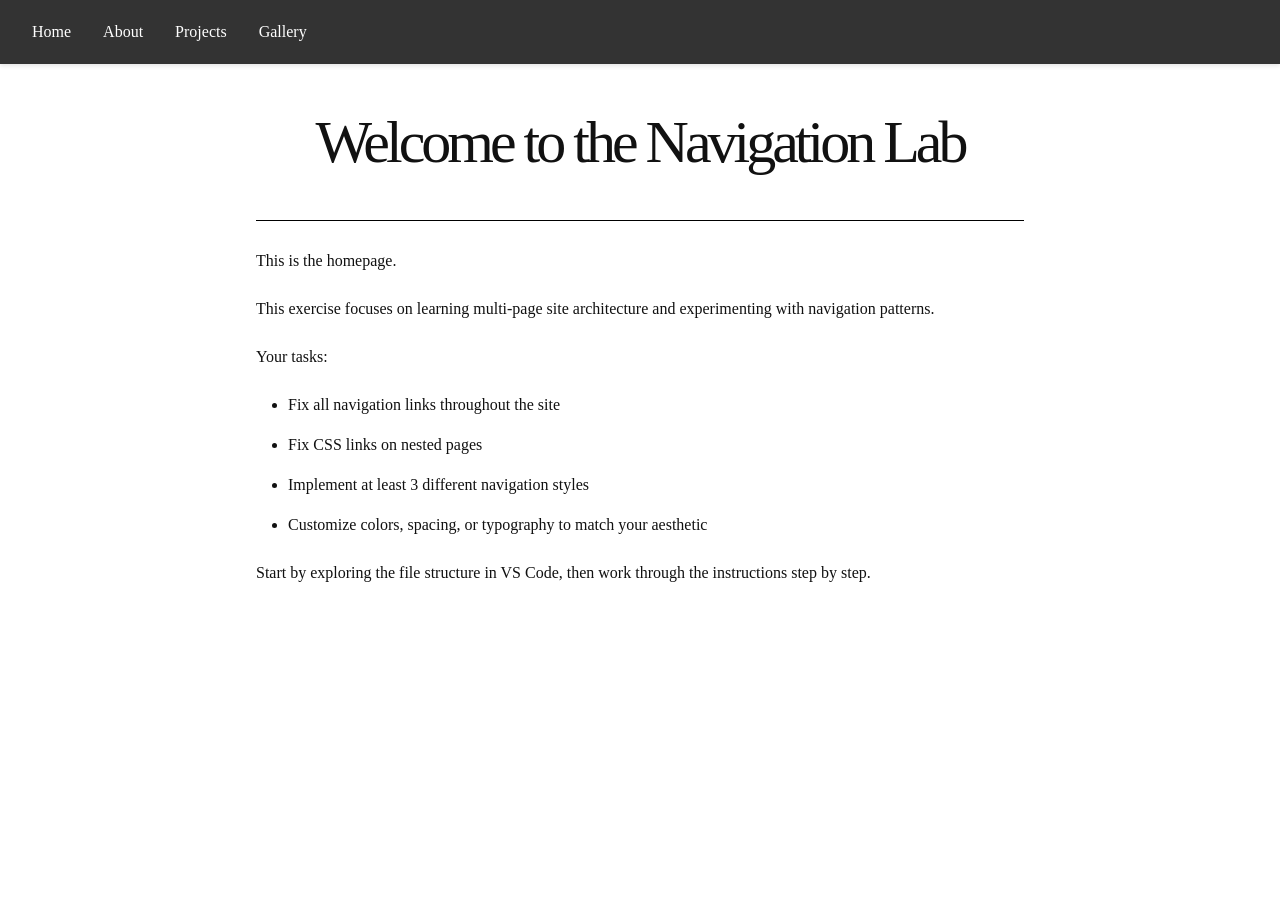
<file: week-06-exercise-01/index.html>
<!DOCTYPE html>
<html lang="en">

<head>
  <meta charset="UTF-8">
  <meta name="viewport" content="width=device-width, initial-scale=1.0">
  <title>Navigation Lab - Home</title>
  <link rel="stylesheet" href="css/style.css">
</head>

<body>

  <nav class="nav-horizontal">
    <ul>
      <li><a href="index.html">Home</a></li>
      <li><a href="about.html">About</a></li>
      <li><a href="projects/index.html">Projects</a></li>
      <li><a href="gallery/index.html">Gallery</a></li>
    </ul>
  </nav>

  <main>
    <h1>Welcome to the Navigation Lab</h1>

    <p>This is the homepage.</p>
    <p>This exercise focuses on learning multi-page site architecture and experimenting with navigation patterns.</p>

    <p>Your tasks:</p>
    <ul>
      <li>Fix all navigation links throughout the site</li>
      <li>Fix CSS links on nested pages</li>
      <li>Implement at least 3 different navigation styles</li>
      <li>Customize colors, spacing, or typography to match your aesthetic</li>
    </ul>

    <p>Start by exploring the file structure in VS Code, then work through the instructions step by step.</p>
  </main>

</body>

</html>
</file>
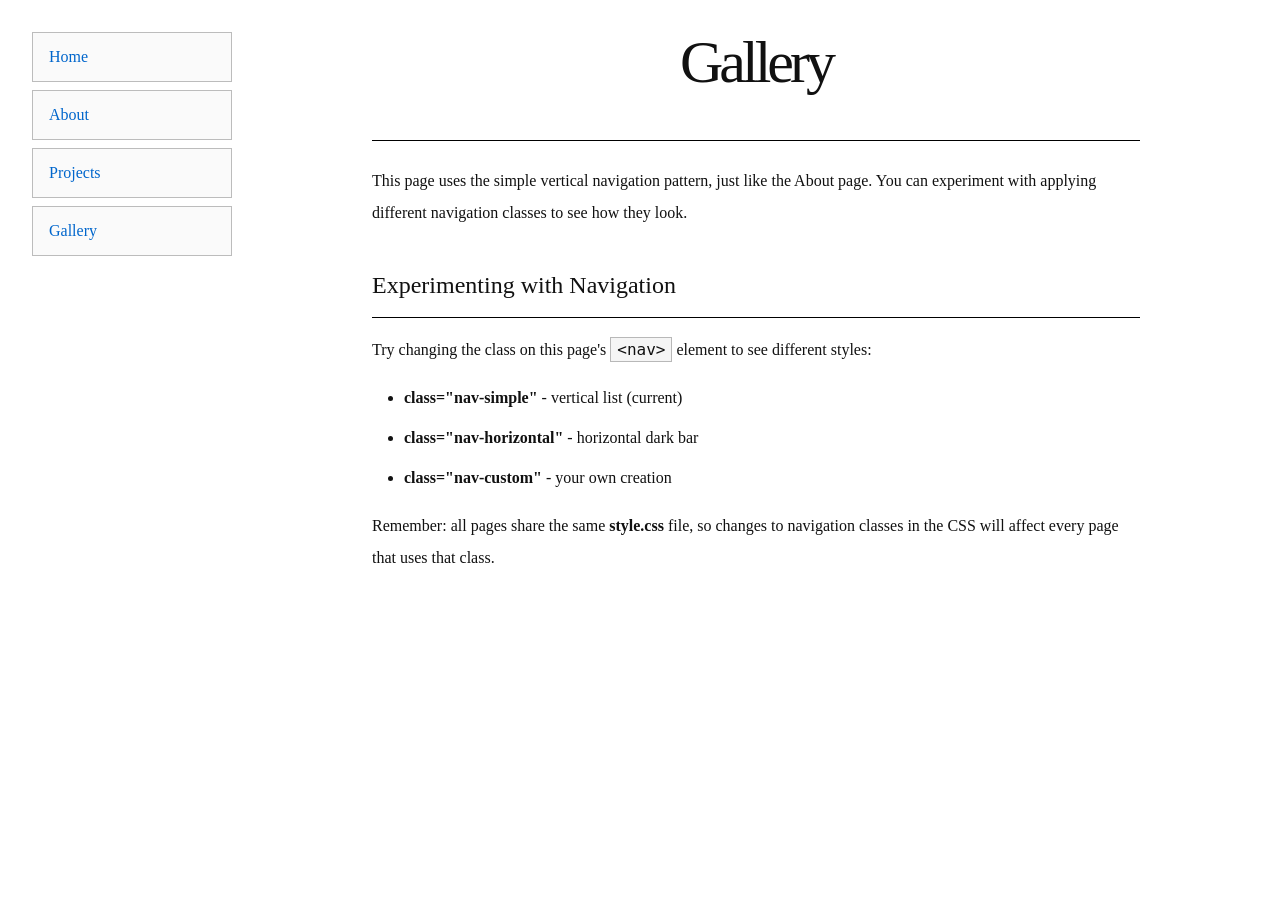
<file: week-06-exercise-01/gallery/index.html>
<!DOCTYPE html>
<html lang="en">

<head>
  <meta charset="UTF-8">
  <meta name="viewport" content="width=device-width, initial-scale=1.0">
  <title>Navigation Lab - Gallery</title>
  <link rel="stylesheet" href="../css/style.css">
</head>

<body>

  <nav class="nav-simple">
    <ul>
      <li><a href="../index.html">Home</a></li>
      <li><a href="../about.html">About</a></li>
      <li><a href="../projects/index.html">Projects</a></li>
      <li><a href="index.html">Gallery</a></li>
    </ul>
  </nav>

  <main>
    <h1>Gallery</h1>

    <p>This page uses the simple vertical navigation pattern, just like the About page. You can experiment with applying
      different navigation classes to see how they look.</p>

    <h2>Experimenting with Navigation</h2>

    <p>Try changing the class on this page's <code>&lt;nav&gt;</code> element to see different styles:</p>

    <ul>
      <li><strong>class="nav-simple"</strong> - vertical list (current)</li>
      <li><strong>class="nav-horizontal"</strong> - horizontal dark bar</li>
      <li><strong>class="nav-custom"</strong> - your own creation</li>
    </ul>

    <p>Remember: all pages share the same <strong>style.css</strong> file, so changes to navigation classes in the CSS
      will affect every page that uses that class.</p>
  </main>

</body>

</html>
</file>
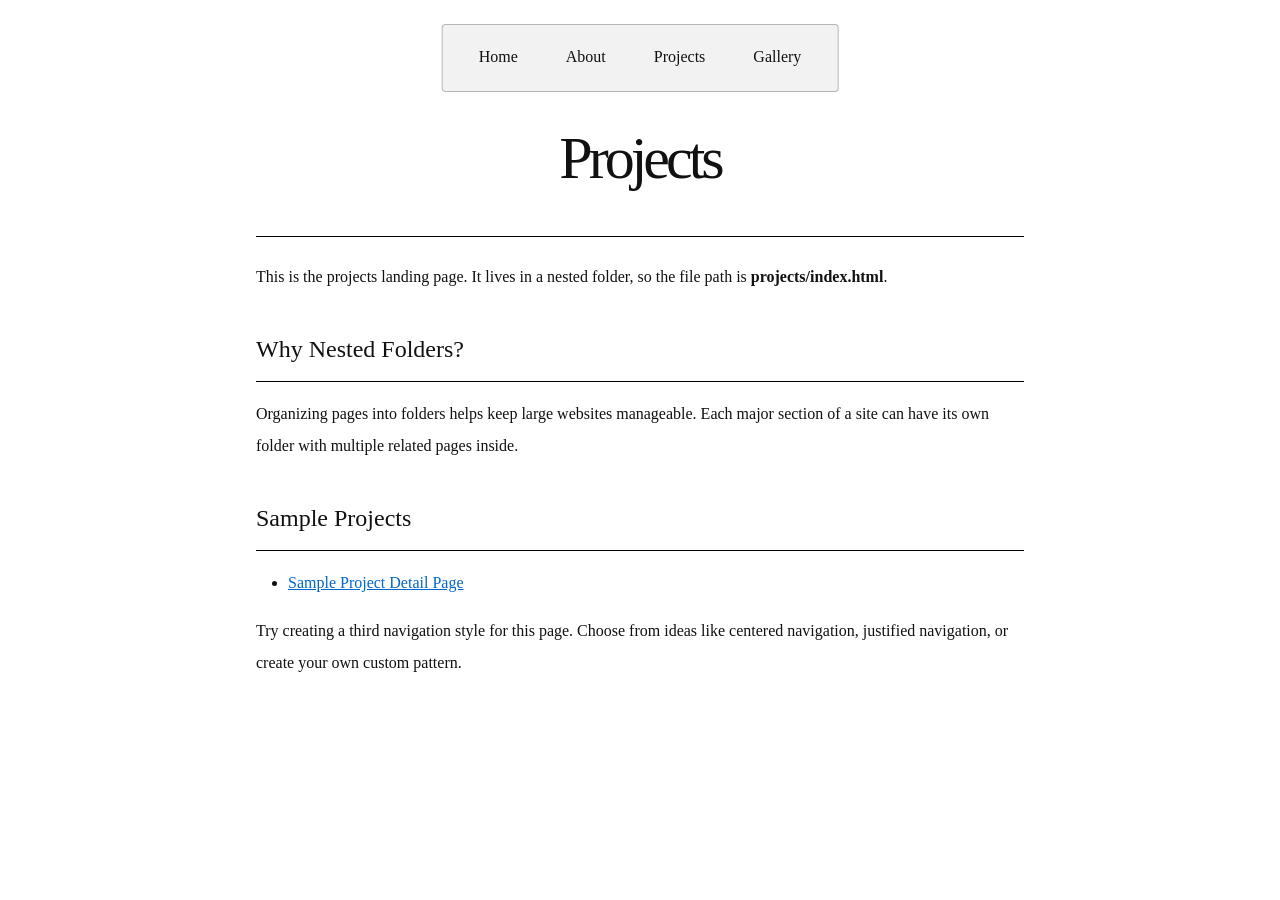
<file: week-06-exercise-01/projects/index.html>
<!DOCTYPE html>
<html lang="en">

<head>
  <meta charset="UTF-8">
  <meta name="viewport" content="width=device-width, initial-scale=1.0">
  <title>Navigation Lab - Projects</title>
  <link rel="stylesheet" href="../css/style.css">
</head>

<body>

  <nav class="nav-custom">
    <ul>
      <li><a href="../index.html">Home</a></li>
      <li><a href="../about.html">About</a></li>
      <li><a href="index.html">Projects</a></li>
      <li><a href="../gallery/index.html">Gallery</a></li>
    </ul>
  </nav>

  <main>
    <h1>Projects</h1>

    <p>This is the projects landing page. It lives in a nested folder, so the file path is
      <strong>projects/index.html</strong>.
    </p>

    <h2>Why Nested Folders?</h2>

    <p>Organizing pages into folders helps keep large websites manageable. Each major section of a site can have its own
      folder with multiple related pages inside.</p>

    <h2>Sample Projects</h2>

    <ul>
      <li><a href="project-detail.html">Sample Project Detail Page</a></li>
    </ul>

    <p>Try creating a third navigation style for this page. Choose from ideas like centered navigation, justified
      navigation, or create your own custom pattern.</p>
  </main>

</body>

</html>
</file>
<file: project-01/style.css>
:root {
    --background: #fcfcfb;
    --surface: #ffffff;
    --text: #2c2825;
    --heading: #171615;
    --accent: #8f7b6b;
    --border: #e8e8e8;
    --muted: #6f6760;
    --footer: #171615;
}

* {
    margin: 0;
    padding: 0;
    box-sizing: border-box;
}

html {
    scroll-behavior: smooth;
}

body {
    font-family: "Inter", sans-serif;
    background: var(--background);
    color: var(--text);
    line-height: 1.7;
}

h1,
h2,
h3 {
    font-family: "Cormorant Garamond", serif;
    color: var(--heading);
    font-weight: 500;
}

header {
    background: var(--footer);
    color: var(--background);
    display: flex;
    justify-content: space-between;
    align-items: center;
    padding: 24px 7%;
}

header h1 {
    color: var(--background);
    font-size: 1.7rem;
    letter-spacing: 2px;
}

nav {
    display: flex;
    gap: 34px;
}

nav a {
    color: var(--background);
    text-decoration: none;
    font-size: 0.78rem;
    letter-spacing: 2px;
    text-transform: uppercase;
    transition: color 0.3s, border-bottom 0.3s;
    padding-bottom: 5px;
}

nav a:hover {
    color: #d9cfc3;
    border-bottom: 1px solid #d9cfc3;
}

main {
    width: 85%;
    max-width: 1150px;
    margin: 0 auto;
}

section {
    padding: 72px 0;
}

.hero {
    display: grid;
    grid-template-columns: 1.1fr 1fr;
    gap: 70px;
    align-items: center;
    min-height: 520px;
}

.intro {
    letter-spacing: 5px;
    font-size: 0.9rem;
    color: var(--heading);
    text-transform: uppercase;
}

.hero h2 {
    font-size: 5.8rem;
    line-height: 0.9;
    margin: 22px 0;
}

.hero p {
    max-width: 560px;
    color: var(--muted);
}

.button {
    display: inline-block;
    margin-top: 28px;
    background: var(--heading);
    color: var(--background);
    text-decoration: none;
    padding: 14px 24px;
    font-size: 0.78rem;
    letter-spacing: 2px;
    text-transform: uppercase;
    transition: background 0.3s, transform 0.3s;
}

.button:hover {
    background: var(--accent);
    transform: translateY(-3px);
}

.hero-box {
    height: 430px;
    background: linear-gradient(135deg, #eeeeee, #ffffff);
    border: 1px solid var(--border);
}

.section-title {
    font-size: 2.1rem;
    letter-spacing: 3px;
    text-transform: uppercase;
    margin-bottom: 35px;
}

.section-title::after {
    content: "";
    display: block;
    width: 36px;
    height: 1px;
    background: var(--heading);
    margin-top: 10px;
}

.about-text {
    max-width: 760px;
    color: var(--muted);
}

.skills {
    display: grid;
    grid-template-columns: repeat(4, 1fr);
    gap: 0;
}

.card {
    background: transparent;
    border-right: 1px solid var(--border);
    padding: 28px;
    text-align: center;
    transition: background 0.3s, transform 0.3s;
}

.card:last-child {
    border-right: none;
}

.card h3 {
    font-size: 1.35rem;
    margin-bottom: 12px;
}

.card p {
    color: var(--muted);
    font-size: 0.95rem;
}

.card:hover {
    background: var(--surface);
    transform: translateY(-5px);
}

.projects {
    display: grid;
    grid-template-columns: repeat(2, 1fr);
    gap: 28px;
}

.project-card {
    display: grid;
    grid-template-columns: 1fr 1fr;
    background: var(--surface);
    border: 1px solid var(--border);
    transition: transform 0.3s, box-shadow 0.3s;
}

.project-card:hover {
    transform: translateY(-5px);
    box-shadow: 0 15px 35px rgba(70, 55, 40, 0.08);
}

.project-placeholder {
    background: linear-gradient(135deg, #eeeeee, #ffffff);
    min-height: 210px;
    display: flex;
    justify-content: center;
    align-items: center;
    font-family: "Cormorant Garamond", serif;
    font-size: 1.8rem;
    color: #aaa;
}

.project-content {
    padding: 32px;
}

.project-content h3 {
    font-size: 1.5rem;
    margin-bottom: 12px;
}

.project-content p {
    color: var(--muted);
    margin-bottom: 20px;
}

footer {
    background: var(--footer);
    color: var(--background);
    padding: 30px 7%;
}

footer h2 {
    color: var(--background);
    font-size: 1.6rem;
    letter-spacing: 2px;
    text-transform: uppercase;
    margin-bottom: 10px;
    text-align: left;
}

footer p {
    color: #d9cfc3;
    margin-bottom: 8px;
    max-width: 550px;
    line-height: 1.6;
    text-align: left;
}

footer a {
    color: var(--background);
    text-decoration: none;
    transition: color 0.3s;
}

footer a:hover {
    color: #d9cfc3;
}

@media (max-width: 900px) {
    header {
        flex-direction: column;
        gap: 18px;
    }

    nav {
        flex-wrap: wrap;
        justify-content: center;
        gap: 20px;
    }

    .hero {
        grid-template-columns: 1fr;
        min-height: auto;
        padding-top: 60px;
    }

    .hero h2 {
        font-size: 4.2rem;
    }

    .skills {
        grid-template-columns: repeat(2, 1fr);
    }

    .card:nth-child(2) {
        border-right: none;
    }

    .project-card {
        grid-template-columns: 1fr;
    }
}

@media (max-width: 600px) {
    main {
        width: 90%;
    }

    section {
        padding: 50px 0;
    }

    .hero h2 {
        font-size: 3.3rem;
    }

    .skills {
        grid-template-columns: 1fr;
    }

    .card {
        border-right: none;
        border-bottom: 1px solid var(--border);
    }

    .card:last-child {
        border-bottom: none;
    }
}
</file>
<file: project-02/style.css>
* {
  box-sizing: border-box;
  margin: 0;
  padding: 0;
}

body {
  min-height: 100vh;
  font-family: "Inter", sans-serif;
  color: #1f1f1f;
  background-color: #faf9f7;
  line-height: 1.7;
}

img {
  display: block;
  max-width: 100%;
}

a {
  color: inherit;
}

.site-header {
  display: flex;
  justify-content: space-between;
  align-items: center;
  max-width: 1200px;
  margin: 0 auto;
  padding: 24px 6%;
}

.logo {
  font-family: "Cormorant Garamond", serif;
  font-size: 2rem;
  font-weight: 700;
  text-decoration: none;
}

.nav-links {
  display: flex;
  gap: 28px;
  list-style: none;
}

.nav-links a {
  position: relative;
  font-weight: 500;
  text-decoration: none;
}

.nav-links a::after {
  position: absolute;
  right: 0;
  bottom: -6px;
  left: 0;
  height: 2px;
  content: "";
  background-color: currentColor;
  transform: scaleX(0);
  transform-origin: right;
  transition: transform 0.3s ease;
}

.nav-links a:hover::after,
.nav-links a:focus-visible::after,
.nav-links a.active::after {
  transform: scaleX(1);
  transform-origin: left;
}

main {
  min-height: 70vh;
}

.hero {
  display: flex;
  align-items: center;
  min-height: 75vh;
  max-width: 1200px;
  margin: 0 auto;
  padding: 80px 6%;
}

.hero-content {
  max-width: 760px;
}

.eyebrow {
  margin-bottom: 16px;
  font-size: 0.85rem;
  font-weight: 600;
  letter-spacing: 0.16em;
  text-transform: uppercase;
}

h1,
h2,
h3 {
  font-family: "Cormorant Garamond", serif;
  line-height: 1.1;
}

h1 {
  margin-bottom: 24px;
  font-size: clamp(3.5rem, 8vw, 7rem);
}

h2 {
  margin-bottom: 20px;
  font-size: clamp(2.3rem, 5vw, 4rem);
}

h3 {
  font-size: 1.7rem;
}

.hero-description {
  max-width: 650px;
  margin-bottom: 32px;
  font-size: 1.1rem;
}

.button-group {
  display: flex;
  flex-wrap: wrap;
  gap: 16px;
}

.button {
  display: inline-block;
  padding: 13px 24px;
  border: 1px solid #1f1f1f;
  text-decoration: none;
  transition:
    background-color 0.3s ease,
    color 0.3s ease,
    transform 0.3s ease;
}

.button:hover,
.button:focus-visible {
  color: #faf9f7;
  background-color: #1f1f1f;
  transform: translateY(-3px);
}

.button-secondary {
  border-color: transparent;
  text-decoration: underline;
  text-underline-offset: 5px;
}

.button-secondary:hover,
.button-secondary:focus-visible {
  color: #1f1f1f;
  background-color: transparent;
}

.page-intro,
.content-section {
  max-width: 1100px;
  margin: 0 auto;
  padding: 70px 6%;
}

.page-intro {
  padding-bottom: 30px;
}

.page-intro p,
.content-section > p {
  max-width: 760px;
}

.projects-grid {
  display: grid;
  grid-template-columns: repeat(2, minmax(0, 1fr));
  gap: 24px;
  margin-top: 35px;
}

.project-card {
  padding: 32px;
  border: 1px solid #d8d5cf;
  background-color: #ffffff;
  transition:
    transform 0.3s ease,
    box-shadow 0.3s ease;
}

.project-card:hover {
  transform: translateY(-7px);
  box-shadow: 0 18px 40px rgba(0, 0, 0, 0.08);
}

.project-card p {
  margin-top: 15px;
}

.project-tools {
  font-size: 0.85rem;
  font-weight: 600;
  letter-spacing: 0.08em;
  text-transform: uppercase;
}

.project-links {
  display: flex;
  flex-wrap: wrap;
  gap: 20px;
  margin-top: 24px;
}

.project-links a {
  font-weight: 600;
  text-underline-offset: 4px;
}

.skills-list {
  display: flex;
  flex-wrap: wrap;
  gap: 12px;
  margin-top: 24px;
  list-style: none;
}

.skills-list li {
  padding: 9px 15px;
  border: 1px solid #c8c4bc;
  background-color: #ffffff;
}

.contact-box {
  max-width: 760px;
  padding: 40px;
  border: 1px solid #d8d5cf;
  background-color: #ffffff;
}

.contact-box p {
  margin-bottom: 25px;
}

.site-footer {
  padding: 32px 6%;
  color: #ffffff;
  background-color: #171717;
  text-align: center;
}

@media (max-width: 768px) {
  .site-header {
    flex-direction: column;
    gap: 18px;
  }

  .nav-links {
    flex-wrap: wrap;
    justify-content: center;
    gap: 14px 22px;
  }

  .hero {
    min-height: auto;
    padding-top: 100px;
    padding-bottom: 100px;
  }

  .projects-grid {
    grid-template-columns: 1fr;
  }
}

@media (max-width: 480px) {
  .site-header {
    align-items: flex-start;
  }

  .nav-links {
    justify-content: flex-start;
  }

  h1 {
    font-size: 3.2rem;
  }

  .page-intro,
  .content-section {
    padding-right: 7%;
    padding-left: 7%;
  }

  .project-card,
  .contact-box {
    padding: 24px;
  }

  .button-group {
    align-items: flex-start;
    flex-direction: column;
  }
}
</file>
<file: week-03-exercise-01/style.css>
* {
    box-sizing: border-box;
}

body {
    font-family: "Georgia", serif;
    background-color: #f8f5ef;
    margin: 0;
    padding: 80px 20px;
}

.card {
    max-width: 900px;
    margin: 0 auto;
    padding: 60px;
    background-color: #fcfaf7;
    border: 3px solid #c8b29d;
    border-radius: 30px;
    box-shadow: 0 15px 35px rgba(0, 0, 0, 0.08);
}

.card h1 {
    color: #29456b;
    font-size: 60px;
    margin-top: 0;
    margin-bottom: 30px;
    font-weight: normal;
}

.card h1::after {
    content: "";
    display: block;
    width: 250px;
    height: 2px;
    background-color: #d8b89b;
    margin-top: 20px;
}

.card p {
    color: #3f3f3f;
    font-size: 28px;
    line-height: 1.8;
    margin-bottom: 35px;
}
</file>
<file: week-04-exercise-01/style.css>
* {
    box-sizing: border-box;
}

html,
body {
    min-height: 100vh;
    margin: 0;
}

body {
    font-family: Georgia, serif;
    background-color: #f7f5f2;
    color: #333;
    line-height: 1.8;
    display: flex;
    justify-content: center;
    align-items: flex-start;
    padding: 40px 0;
}

main {
    max-width: 850px;
    width: 90%;
    padding: 32px;
    background: white;
    border: 1px solid #ddd;
    border-radius: 12px;
    box-shadow: 0 4px 12px rgba(0,0,0,.08);
}

h1 {
    font-weight: normal;
    font-size: 48px;
    color: #navy;
    text-align: center;
    margin: 40px 0;
}

h2 {
    font-size: 24px;
    color: #navy;
    margin-top: 40px;
    margin-bottom: 16px;
    border-bottom: 1px solid #d8d8d8;
    padding-bottom: 10px;
}

p {
    margin-bottom: 16px;
}

.screenshot-container {
    margin: 32px 0;
    padding: 16px;
    border: 1px solid rgba(0, 0, 0, 1);
    text-align: center;
}

.screenshot-container img {
    max-width: 100%;
    height: auto;
    display: block;
    margin: 0 auto;
    border: 1px solid #ccc;
    border-radius: 10px;
}
</file>
<file: week-04-exercise-02/style.css>
* {
    box-sizing: border-box;
}

html,
body {
    min-height: 100vh;
    margin: 0;
}

body {
    font-family: Georgia, serif;
    line-height: 1.7;
    background: linear-gradient(to bottom, #fcfaf8, #f8f3ef);
    color: #5d4d45;
    display: flex;
    justify-content: center;
    padding: 50px 0;
}

main {
    width: 90%;
    max-width: 1200px;
    background: rgba(255,255,255,0.92);
    border-radius: 36px;
    padding: 50px;
    box-shadow: 0 15px 40px rgba(80,60,40,.08);
}

h1 {
    font-size: 58px;
    white-space: nowrap;
    font-weight: normal;
    color: #8d776d;
    letter-spacing: 2px;
    text-align: center;
    margin-bottom: 15px;
}

main > p {
    max-width: 700px;
    margin: 0 auto 45px;
    text-align: center;
    color: #8a7b73;
    font-size: 18px;
}

.collection-grid {
    margin: 40px 0;
    display: flex;
    flex-wrap: wrap;
    gap: 24px;
}

.collection-card {
    background: #fdfbf9;
    border: 1px solid #ece5df;
    border-radius: 28px;
    padding: 22px;

    flex-grow: 1;
    flex-shrink: 1;
    flex-basis: 100%;

    transition: .3s ease;
}

.collection-card img {
    width: 100%;
    aspect-ratio: 1/1;
    object-fit: contain;
    background: #faf7f4;
    border-radius: 22px;
    padding: 18px;
    margin-bottom: 18px;
}

.collection-card h2 {
    font-size: 24px;
    color: #6f5d55;
    margin-bottom: 8px;
}

.collection-card .details {
    color: #a39289;
    font-style: normal;
    font-size: 14px;
    text-transform: uppercase;
    letter-spacing: 1px;
}

.collection-card .description {
    color: #70625a;
    line-height: 1.7;
}

@media (width >= 480px) {
    .collection-card {
        flex-basis: calc(50% - 12px);
    }
}

@media (width >= 1024px) {
    .collection-card {
        flex-basis: calc(33.333% - 16px);
    }
}
@media (width < 480px) {
    h1 {
        font-size: 42px;
        white-space: normal;
    }
}
</file>
<file: week-05-exercise-01/style.css>
* {
    margin: 0;
    padding: 0;
    box-sizing: border-box;
}

body {
    font-family: "Times New Roman", serif;
    line-height: 2;
    background-color: #fafafa;
    color: #1F2937;
    padding: 32px 16px;
}

.container {
    max-width: 800px;
    margin: 0 auto;
    display: flex;
    flex-direction: column;
    gap: 48px;
}

h1 {
    font-size: 48px;
    line-height: 1em;
    font-weight: normal;
    text-align: center;
    margin-bottom: 16px;
}

.subtitle {
    text-align: center;
    font-size: 16px;
    color: #6B7280;
    margin-bottom: 32px;
}

h2 {
    font-size: 24px;
    font-weight: normal;
    border-bottom: 1px solid rgba(0, 0, 0, 1);
    padding-bottom: 8px;
    margin-bottom: 16px;
}

.button-section {
    padding: 32px;
    background-color: #ffffff;
    border: 1px solid rgba(0, 0, 0, 0.25);
}

.button-section p {
    font-size: 16px;
    margin-bottom: 24px;
}

button {
    font-family: "Times New Roman", serif;
    font-size: 16px;
    cursor: pointer;
    border-radius: 0;
}

/* ---------------- Button Style 01 ---------------- */

.button-01 {
    background-color: #0066CC;
    color: #ffffff;
    padding: 16px 32px;
    border: 2px solid #0066CC;
    transition: background-color 0.3s ease,
                color 0.3s ease,
                border-color 0.3s ease;
}

.button-01:hover {
    background-color: #ffffff;
    color: #0066CC;
    border-color: #0066CC;
}

/* ---------------- Button Style 02 ---------------- */

.button-02 {
    background-color: #0e6027;
    color: #ffffff;
    padding: 16px 32px;
    border: 2px solid #0e6027;
    transition: transform 0.3s ease,
                box-shadow 0.3s ease;
}

.button-02:hover {
    transform: translateY(-4px);
    box-shadow: 0 8px 16px rgba(0, 0, 0, 0.2);
}

/* ---------------- Button Style 03 ---------------- */

.button-03 {
    background-color: #A855F7;
    color: #ffffff;
    padding: 16px 32px;
    border: 2px solid #A855F7;
    opacity: 1;

    transition: background-color 0.3s ease,
                opacity 0.3s ease;
}

.button-03:hover {
    background-color: #9333EA;
    opacity: 0.4;
}

/* ---------------- Button Style 04 ---------------- */

.button-04 {
    background-color: #ffffff;
    color: #EC4899;
    padding: 16px 32px;
    border: 2px solid #EC4899;

    transition: border-color 0.3s ease,
                color 0.3s ease,
                box-shadow 0.3s ease;
}

.button-04:hover {
    border-color: #DB2777;
    color: #DB2777;
    box-shadow: 0 8px 16px rgba(236, 72, 153, 0.2);
}

/* ---------------- Button Style 05 ---------------- */

.button-05 {
    background-color: #F97316;
    color: #ffffff;
    padding: 16px 32px;
    border: 2px solid #F97316;

    transition: background-color 0.3s ease,
                transform 0.3s ease;
}

.button-05:hover {
    background-color: #EA580C;
    transform: scale(1.08);
}

/* ---------------- Button Style 06 ---------------- */

.button-06 {
    background-color: #14B8A6;
    color: #ffffff;
    padding: 16px 32px;
    border: 2px solid #14B8A6;

    transition: background-color 0.3s ease,
                transform 0.3s ease;
}

.button-06:hover {
    background-color: #0F766E;
    transform: translateX(8px);
}
</file>
<file: week-06-exercise-01/css/style.css>
* {
  margin: 0;
  padding: 0;
  box-sizing: border-box;
}

body {
  font-family: "Times New Roman", serif;
  font-size: 16px;
  line-height: 2;
  color: #111111;
  background-color: #ffffff;
  display: flex;
  justify-content: center;
  align-items: flex-start;
  min-height: 100vh;
  padding: 32px 0;
}

main {
  max-width: 800px;
  width: 100%;
  padding: 0 16px;
}

h1 {
  font-size: 3.75rem;
  font-weight: normal;
  line-height: 1em;
  letter-spacing: -0.25rem;
  text-align: center;
  margin-bottom: 24px;
  padding-bottom: 48px;
  border-bottom: 1px solid rgba(0, 0, 0, 1);
}

h2 {
  font-size: 24px;
  font-weight: normal;
  margin-top: 32px;
  margin-bottom: 16px;
  padding-bottom: 8px;
  border-bottom: 1px solid rgba(0, 0, 0, 1);
}

p {
  margin-bottom: 16px;
}

ul {
  margin-left: 32px;
  margin-bottom: 16px;
}

li {
  margin-bottom: 8px;
}

a {
  color: #0066CC;
  text-decoration: underline;
}

a:hover {
  color: #004499;
}

code {
  font-family: monospace;
  background-color: #f5f5f5;
  padding: 2px 6px;
  border: 1px solid rgba(0, 0, 0, 0.25);
}

.nav-simple {
  position: fixed;
  left: 32px;
  top: 32px;
  width: 200px;
}

.nav-simple ul {
  list-style: none;
  margin: 0;
  padding: 0;
}

.nav-simple li {
  margin-bottom: 8px;
}

.nav-simple a {
  display: block;
  padding: 8px 16px;
  color: #0066CC;
  text-decoration: none;
  background-color: #fafafa;
  border: 1px solid rgba(0, 0, 0, 0.25);
  transition: background-color 0.3s ease, color 0.3s ease;
}

.nav-simple a:hover {
  background-color: #0066CC;
  color: #ffffff;
}

.nav-simple + main {
  margin-left: 232px;
}

.nav-horizontal {
  position: fixed;
  top: 0;
  left: 0;
  right: 0;
  background-color: #333333;
  padding: 0 32px;
  box-shadow: 0 2px 4px rgba(0, 0, 0, 0.1);
  z-index: 1000;
}

.nav-horizontal ul {
  list-style: none;
  margin: 0;
  padding: 0;
  display: flex;
  gap: 32px;
}

.nav-horizontal li {
  margin-bottom: 0;
}

.nav-horizontal a {
  display: block;
  padding: 16px 0;
  color: #ffffff;
  text-decoration: none;
  transition: color 0.3s ease;
}

.nav-horizontal a:hover {
  color: #0066CC;
}

.nav-horizontal + main {
  margin-top: 80px;
}

.nav-custom {
  position: fixed;
  top: 24px;
  left: 50%;
  transform: translateX(-50%);
  background-color: #f2f2f2;
  border: 1px solid rgba(0, 0, 0, 0.25);
  padding: 8px 24px;
  border-radius: 4px;
  z-index: 1000;
}

.nav-custom ul {
  list-style: none;
  margin: 0;
  padding: 0;
  display: flex;
  justify-content: center;
  gap: 24px;
}

.nav-custom li {
  margin-bottom: 0;
}

.nav-custom a {
  display: block;
  padding: 8px 12px;
  color: #111111;
  text-decoration: none;
  border-bottom: 2px solid transparent;
  transition: color 0.3s ease, border-color 0.3s ease;
}

.nav-custom a:hover {
  color: #0066CC;
  border-bottom-color: #0066CC;
}

.nav-custom + main {
  margin-top: 96px;
}

@media (width >=480px) {}

@media (width >=1024px) {}
</file>
